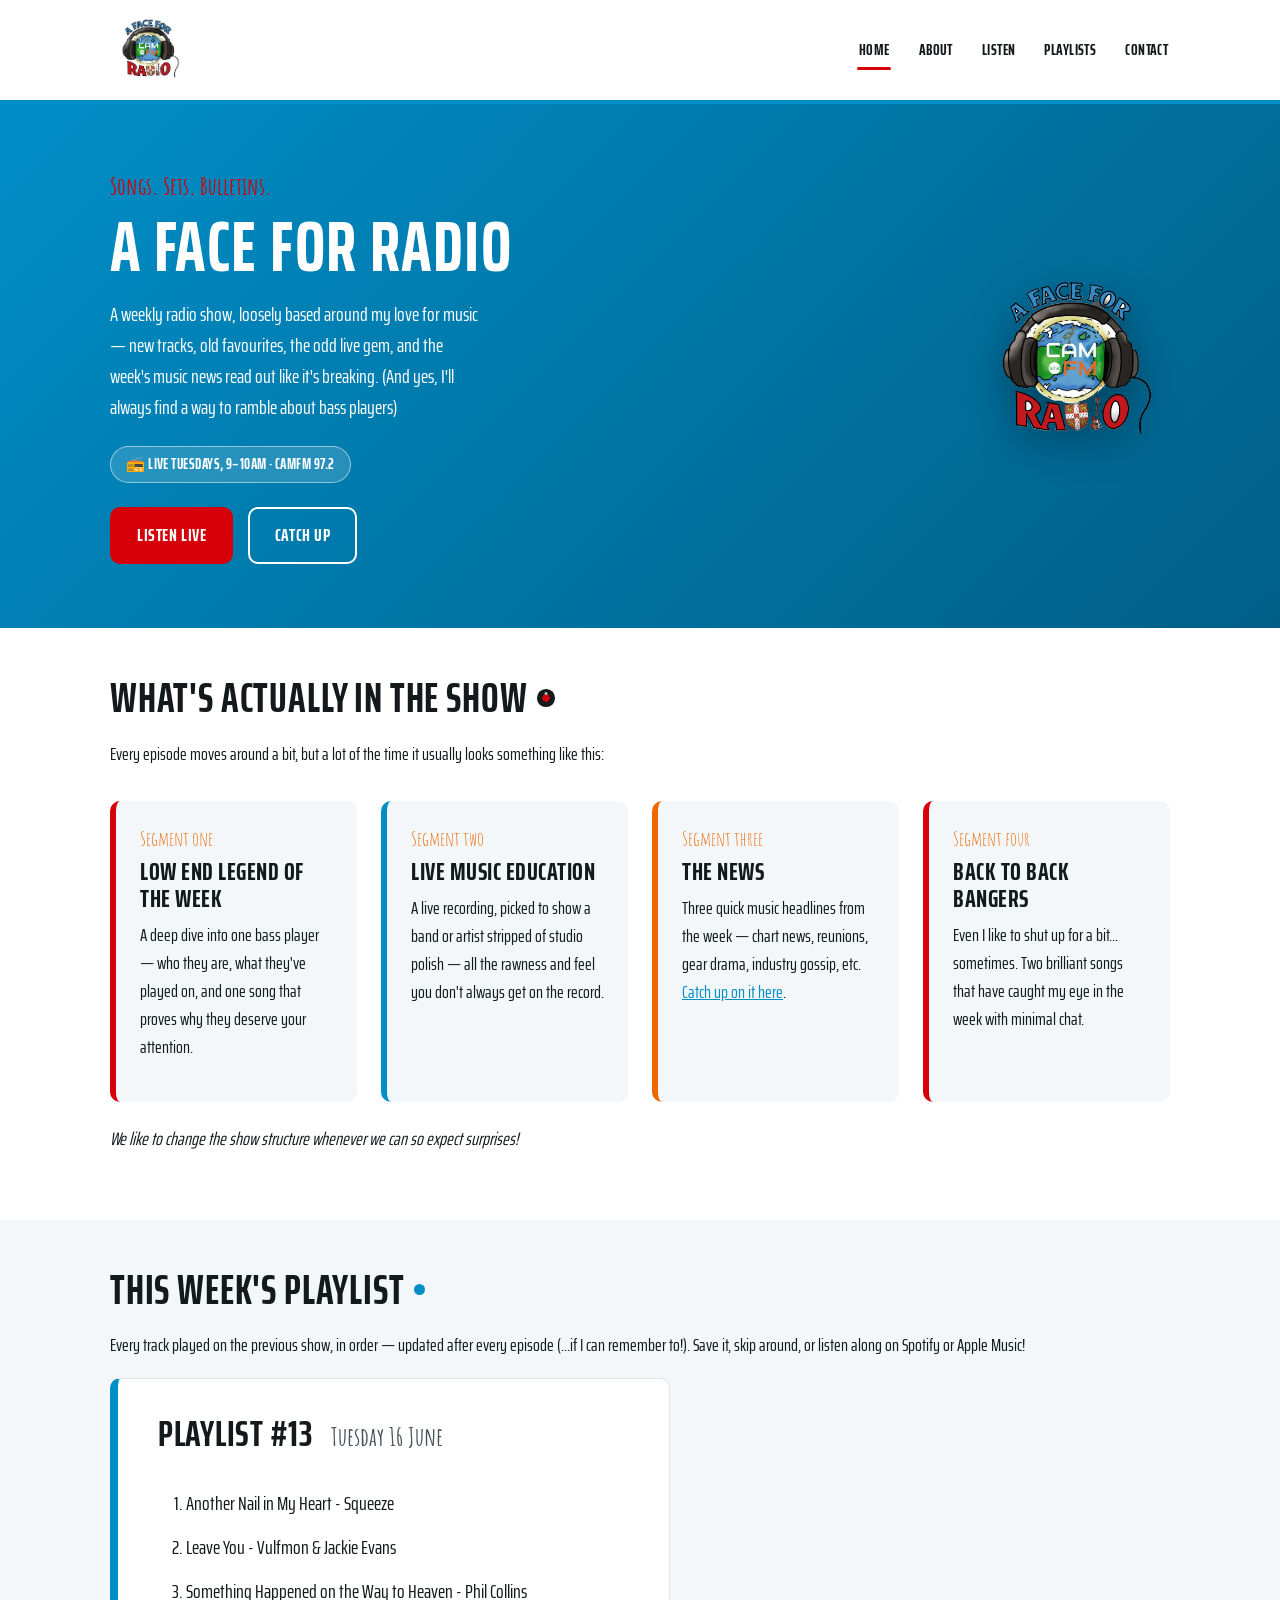
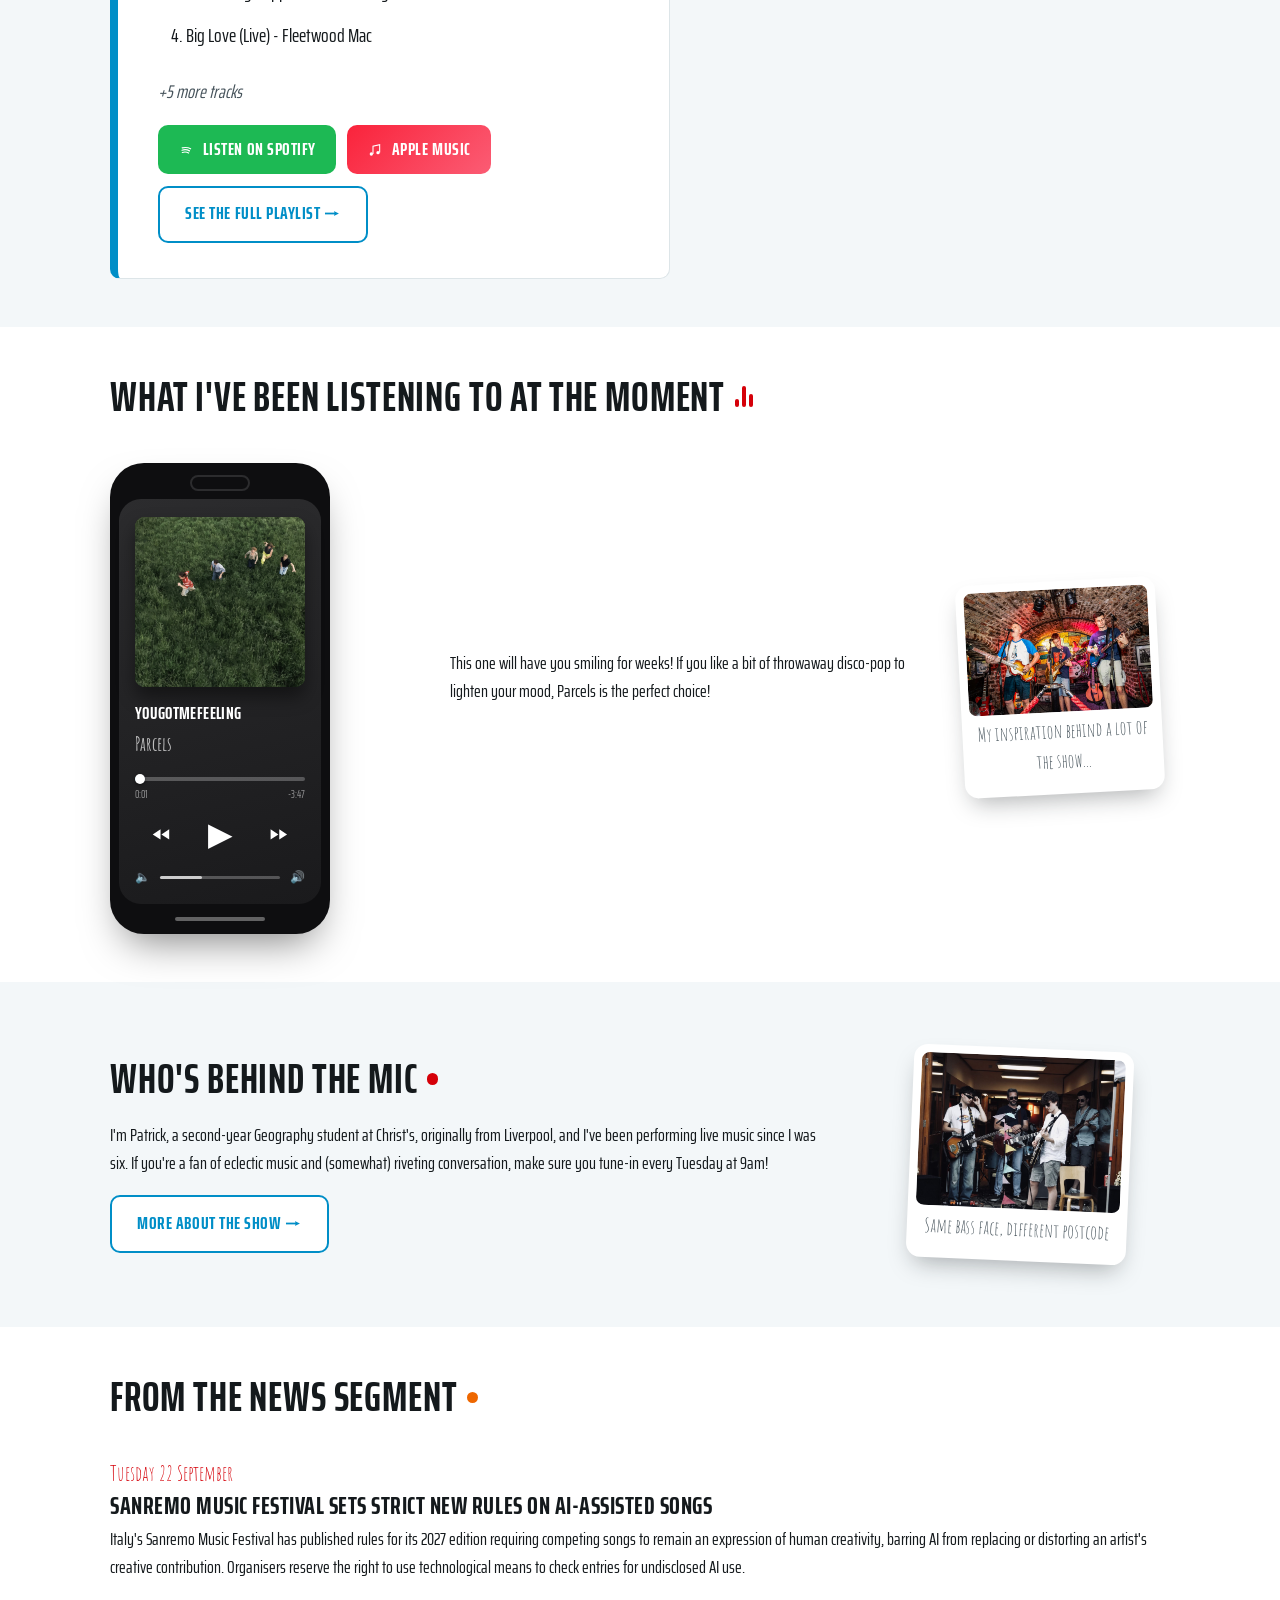
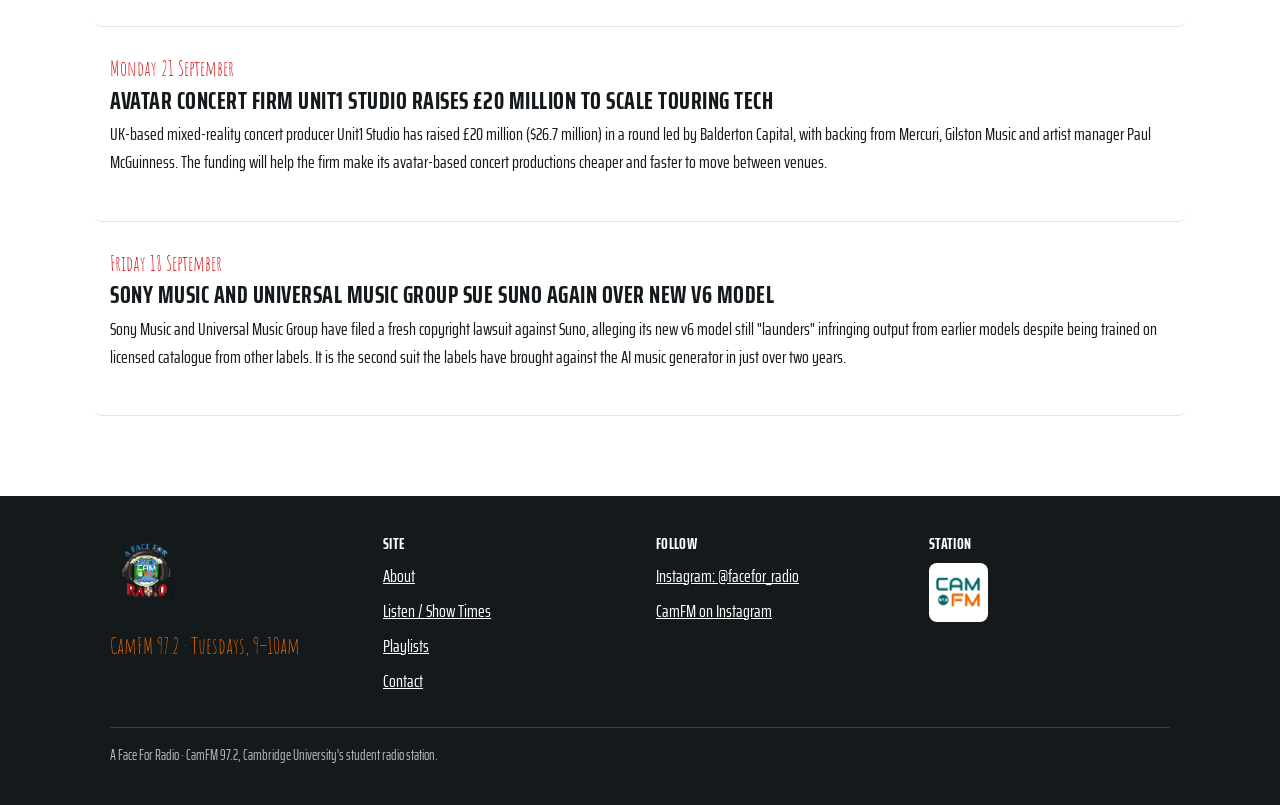
<file: index.html>
<!DOCTYPE html>
<html lang="en-GB">
<head>
<meta charset="UTF-8">
<meta name="viewport" content="width=device-width, initial-scale=1.0">
<title>A Face For Radio — CamFM 97.2, Tuesdays 9–10am</title>
<meta name="description" content="A Face For Radio: a weekly music show on CamFM 97.2, hosted by Patrick, live every Tuesday 9–10am. New music, live sets, music news and back-to-back bangers.">
<link rel="preconnect" href="https://fonts.googleapis.com">
<link rel="preconnect" href="https://fonts.gstatic.com" crossorigin>
<link href="https://fonts.googleapis.com/css2?family=Amatic+SC:wght@400;700&family=Saira+Extra+Condensed:wght@400;500;600;700;800&display=swap" rel="stylesheet">
<link rel="stylesheet" href="assets/css/style.css">
<link rel="icon" type="image/png" sizes="64x64" href="assets/img/favicon-32.png">
<link rel="icon" type="image/png" sizes="16x16" href="assets/img/favicon-16.png">
<link rel="apple-touch-icon" href="assets/img/apple-touch-icon.png">
</head>
<body id="top">
<a class="skip-link" href="#main">Skip to content</a>

<header class="site-header">
  <div class="container">
    <a class="brand" href="index.html">
      <img src="assets/img/logo-f4r-transparent.png" alt="A Face For Radio">
    </a>
    <button class="nav-toggle" aria-expanded="false" aria-controls="main-nav">
      <span class="visually-hidden">Menu</span>
      <span class="hamburger" aria-hidden="true"><span></span><span></span><span></span></span>
    </button>
    <nav class="main-nav" id="main-nav" aria-label="Main">
      <ul>
        <li><a href="index.html" aria-current="page">Home</a></li>
        <li><a href="about.html">About</a></li>
        <li><a href="listen.html">Listen</a></li>
        <li><a href="playlists.html">Playlists</a></li>
        <li><a href="contact.html">Contact</a></li>
      </ul>
    </nav>
  </div>
</header>

<main id="main">

  <section class="hero">
    <div class="container hero-inner">
      <div class="hero-text">
        <span class="hero-tag">Songs. Sets. Bulletins.</span>
        <h1>A Face For Radio</h1>
        <p class="lede">A weekly radio show, loosely based around my love for music — new tracks, old favourites, the odd live gem, and the week's music news read out like it's breaking. (And yes, I'll always find a way to ramble about bass players)</p>
        <span class="slot-pill">📻 Live Tuesdays, 9–10am · CamFM 97.2</span>
        <div class="btn-row">
          <a class="btn btn-primary" href="https://www.camfm.co.uk/" target="_blank" rel="noopener">Listen Live</a>
          <a class="btn btn-outline" href="https://www.camfm.co.uk/shows/a-face-for-radio/" target="_blank" rel="noopener">Catch Up</a>
        </div>
      </div>
      <div class="hero-logo">
        <img src="assets/img/logo-f4r-transparent.png" alt="A Face For Radio logo">
      </div>
    </div>
  </section>

  <section>
    <div class="container reveal">
      <h2 class="heading-icon">What's actually in the show <span class="icon-vinyl" aria-hidden="true"></span></h2>
      <p>Every episode moves around a bit, but a lot of the time it usually looks something like this:</p>
      <div class="segments-grid">
        <div class="segment-card">
          <span class="segment-tag">Segment one</span>
          <h3>Low End Legend of the Week</h3>
          <p>A deep dive into one bass player — who they are, what they've played on, and one song that proves why they deserve your attention.</p>
        </div>
        <div class="segment-card">
          <span class="segment-tag">Segment two</span>
          <h3>Live Music Education</h3>
          <p>A live recording, picked to show a band or artist stripped of studio polish — all the rawness and feel you don't always get on the record.</p>
        </div>
        <div class="segment-card">
          <span class="segment-tag">Segment three</span>
          <h3>The News</h3>
          <p>Three quick music headlines from the week — chart news, reunions, gear drama, industry gossip, etc. <a href="#news">Catch up on it here</a>.</p>
        </div>
        <div class="segment-card">
          <span class="segment-tag">Segment four</span>
          <h3>Back to Back Bangers</h3>
          <p>Even I like to shut up for a bit... sometimes. Two brilliant songs that have caught my eye in the week with minimal chat.</p>
        </div>
      </div>
      <p style="margin-top:1.5rem;"><em>We like to change the show structure whenever we can so expect surprises!</em></p>
    </div>
  </section>

  <section class="section-alt">
    <div class="container reveal">
      <h2 class="heading-icon">This week's playlist <span class="icon-ping-blue" aria-hidden="true"></span></h2>
      <p>Every track played on the previous show, in order — updated after every episode (...if I can remember to!). Save it, skip around, or listen along on Spotify or Apple Music!</p>
      <div data-playlist-list data-playlist-limit="1" data-playlist-mode="teaser"></div>
    </div>
  </section>

  <section>
    <div class="container reveal">
      <h2 class="heading-icon">
        What I've been listening to at the moment
        <span class="now-playing-eq" aria-hidden="true"><span></span><span></span><span></span></span>
      </h2>
      <div class="split-with-photo now-playing-row">
        <div class="split-text">
          <div class="phone-mockup" data-now-playing>
            <div class="phone-frame">
              <div class="phone-notch"></div>
              <div class="phone-screen">
                <div class="np-art"><img data-np-cover alt="Album cover"></div>
                <div class="np-song" data-np-song></div>
                <div class="np-artist" data-np-artist></div>
                <div class="np-progress">
                  <div class="np-progress-fill"></div>
                  <div class="np-progress-thumb"></div>
                </div>
                <div class="np-times"><span>0:01</span><span>-3:47</span></div>
                <div class="np-controls">
                  <svg class="np-skip-icon" aria-hidden="true" viewBox="0 0 24 24"><path d="M21 6v12l-9-6zM11 6v12L2 12z"/></svg>
                  <span class="np-play" aria-hidden="true">▶</span>
                  <svg class="np-skip-icon" aria-hidden="true" viewBox="0 0 24 24"><path d="M3 6v12l9-6zM13 6v12l9-6z"/></svg>
                </div>
                <div class="np-volume">
                  <span aria-hidden="true">🔈</span>
                  <div class="np-volume-track"><div class="np-volume-fill"></div></div>
                  <span aria-hidden="true">🔊</span>
                </div>
              </div>
              <div class="phone-home-indicator"></div>
            </div>
          </div>
        </div>
        <div class="split-mid-text">
          <p>This one will have you smiling for weeks! If you like a bit of throwaway disco-pop to lighten your mood, Parcels is the perfect choice!</p>
        </div>
        <div class="split-photo split-photo-sm">
          <figure class="photo-frame tilt-left">
            <img src="assets/img/photos/live-cavern-club.jpg" alt="Patrick playing bass on stage with his band at a Liverpool venue">
            <figcaption>My inspiration behind a lot of the show...</figcaption>
          </figure>
        </div>
      </div>
    </div>
  </section>

  <section class="section-alt">
    <div class="container reveal">
      <div class="split-with-photo">
        <div class="split-text">
          <h2 class="heading-icon">Who's behind the mic <span class="icon-ping-red" aria-hidden="true"></span></h2>
          <p>I'm Patrick, a second-year Geography student at Christ's, originally from Liverpool, and I've been performing live music since I was six. If you're a fan of eclectic music and (somewhat) riveting conversation, make sure you tune-in every Tuesday at 9am! </p>
          <a class="btn btn-secondary" href="about.html">More about the show →</a>
        </div>
        <div class="split-photo">
          <figure class="photo-frame tilt-right">
            <img src="assets/img/photos/live-outdoor-gig.jpg" alt="Patrick performing live outdoors with his band">
            <figcaption>Same bass face, different postcode</figcaption>
          </figure>
        </div>
      </div>
    </div>
  </section>

  <section id="news">
    <div class="container reveal">
      <h2 class="heading-icon">From the News segment <span class="icon-ping-orange" aria-hidden="true"></span></h2>
      <div data-news-list data-news-limit="3"></div>
    </div>
  </section>

</main>

<footer class="site-footer">
  <div class="container">
    <div class="footer-grid">
      <div>
        <a class="footer-brand-logo" href="index.html">
          <img src="assets/img/logo-f4r-transparent.png" alt="A Face For Radio">
        </a>
        <p class="footer-tagline">CamFM 97.2 · Tuesdays, 9–10am</p>
      </div>
      <div>
        <h4>Site</h4>
        <ul>
          <li><a href="about.html">About</a></li>
          <li><a href="listen.html">Listen / Show Times</a></li>
          <li><a href="playlists.html">Playlists</a></li>
          <li><a href="contact.html">Contact</a></li>
        </ul>
      </div>
      <div>
        <h4>Follow</h4>
        <ul>
          <li><a href="https://instagram.com/facefor_radio" target="_blank" rel="noopener">Instagram: @facefor_radio</a></li>
          <li><a href="https://instagram.com/camfm972" target="_blank" rel="noopener">CamFM on Instagram</a></li>
        </ul>
      </div>
      <div>
        <h4>Station</h4>
        <a class="footer-logo" href="https://www.camfm.co.uk/" target="_blank" rel="noopener">
          <img src="assets/img/logo-camfm.png" alt="CamFM 97.2">
        </a>
      </div>
    </div>
    <div class="footer-bottom">
      <p>A Face For Radio · CamFM 97.2, Cambridge University's student radio station.</p>
    </div>
  </div>
</footer>

<a class="back-to-top" href="#top" aria-label="Back to top">↑</a>

<script src="assets/js/main.js"></script>
<script src="assets/js/news.js"></script>
<script src="assets/js/nowplaying.js"></script>
<script src="assets/js/playlists.js"></script>
</body>
</html>
</file>
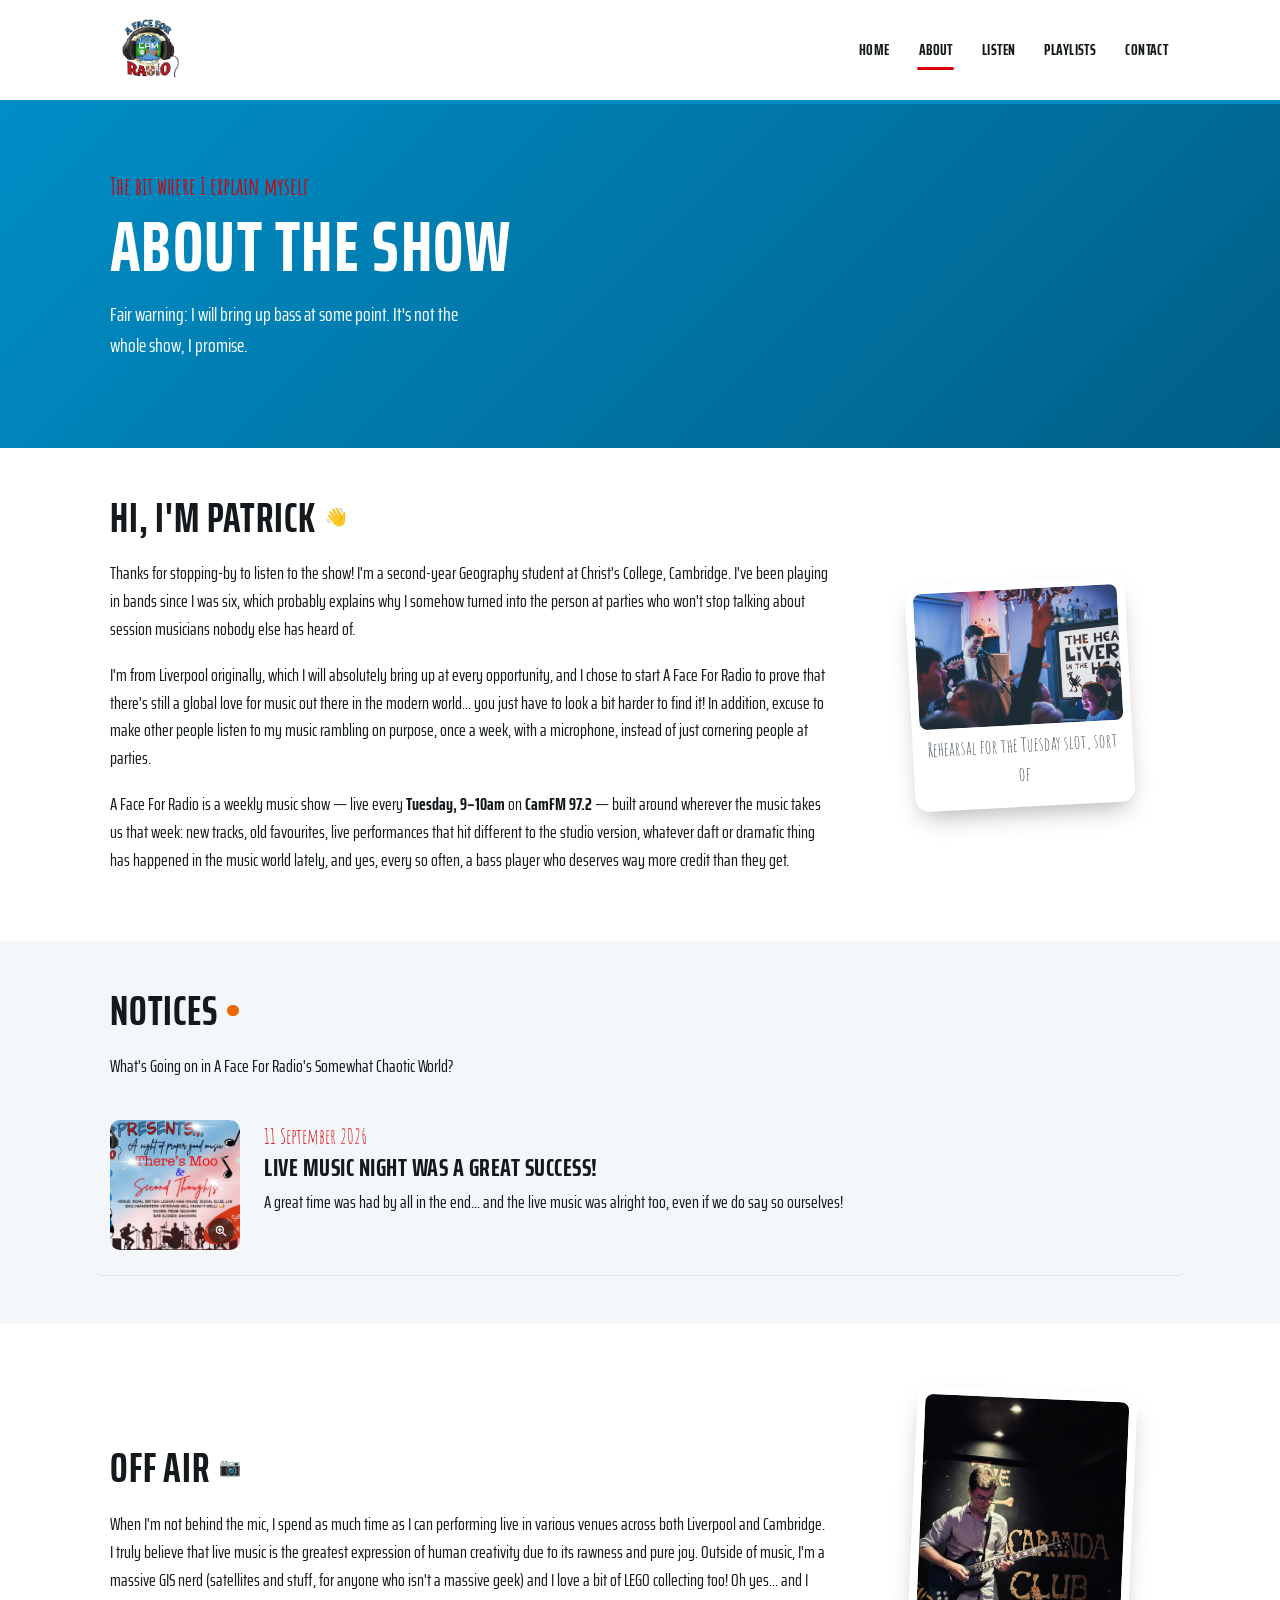
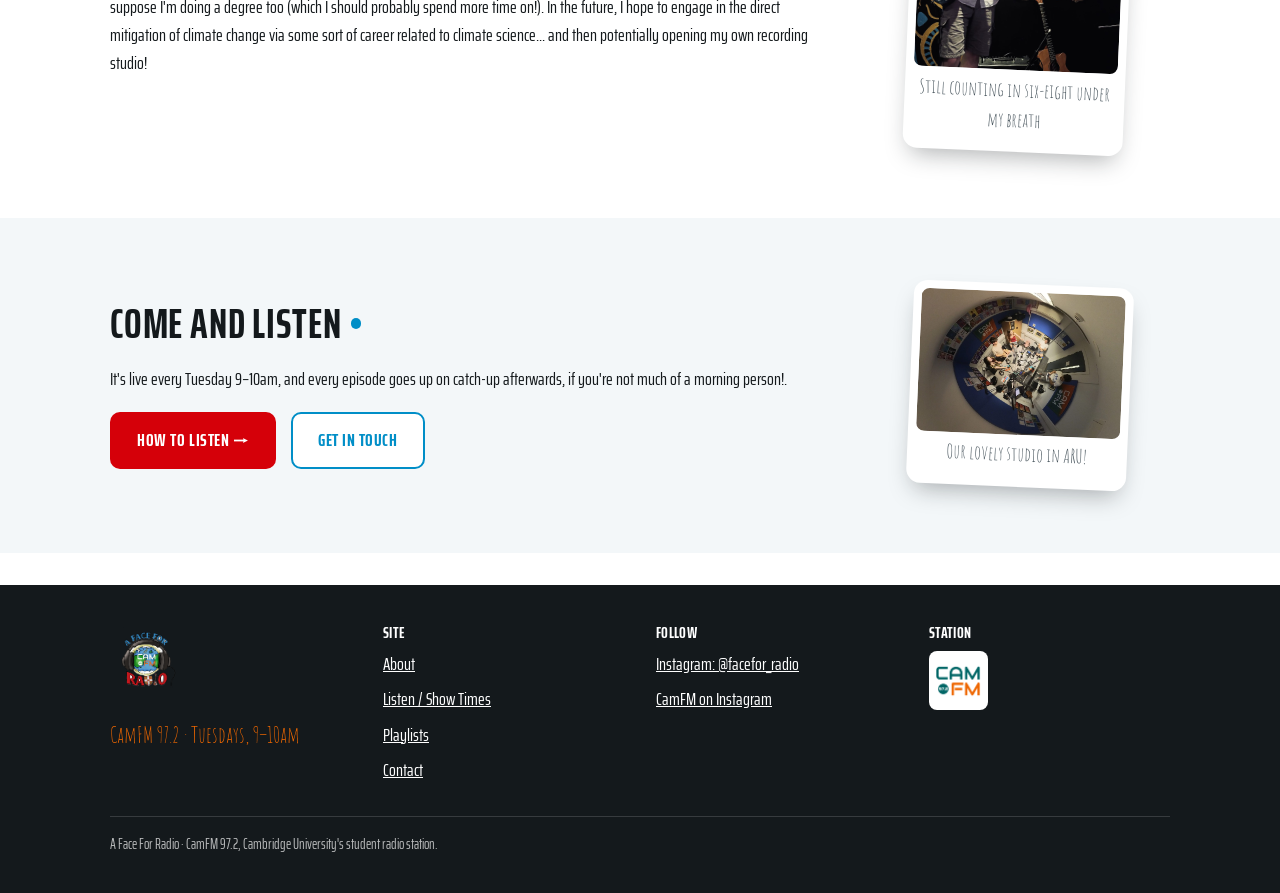
<file: about.html>
<!DOCTYPE html>
<html lang="en-GB">
<head>
<meta charset="UTF-8">
<meta name="viewport" content="width=device-width, initial-scale=1.0">
<title>About — A Face For Radio</title>
<meta name="description" content="Meet Patrick, host of A Face For Radio on CamFM 97.2 — a weekly music show covering anything & everything!">
<link rel="preconnect" href="https://fonts.googleapis.com">
<link rel="preconnect" href="https://fonts.gstatic.com" crossorigin>
<link href="https://fonts.googleapis.com/css2?family=Amatic+SC:wght@400;700&family=Saira+Extra+Condensed:wght@400;500;600;700;800&display=swap" rel="stylesheet">
<link rel="stylesheet" href="assets/css/style.css">
<link rel="icon" type="image/png" sizes="32x32" href="assets/img/favicon-32.png">
<link rel="icon" type="image/png" sizes="16x16" href="assets/img/favicon-16.png">
<link rel="apple-touch-icon" href="assets/img/apple-touch-icon.png">
</head>
<body id="top">
<a class="skip-link" href="#main">Skip to content</a>

<header class="site-header">
  <div class="container">
    <a class="brand" href="index.html">
      <img src="assets/img/logo-f4r-transparent.png" alt="A Face For Radio">
    </a>
    <button class="nav-toggle" aria-expanded="false" aria-controls="main-nav">
      <span class="visually-hidden">Menu</span>
      <span class="hamburger" aria-hidden="true"><span></span><span></span><span></span></span>
    </button>
    <nav class="main-nav" id="main-nav" aria-label="Main">
      <ul>
        <li><a href="index.html">Home</a></li>
        <li><a href="about.html" aria-current="page">About</a></li>
        <li><a href="listen.html">Listen</a></li>
        <li><a href="playlists.html">Playlists</a></li>
        <li><a href="contact.html">Contact</a></li>
      </ul>
    </nav>
  </div>
</header>

<main id="main">

  <section class="hero">
    <div class="container">
      <span class="hero-tag">The bit where I explain myself</span>
      <h1>About the show</h1>
      <p class="lede">Fair warning: I will bring up bass at some point. It's not the whole show, I promise.</p>
    </div>
  </section>

  <section>
    <div class="container reveal">
      <div class="split-with-photo">
        <div class="split-text">
          <h2 class="heading-icon">Hi, I'm Patrick <span class="icon-wave" aria-hidden="true">👋</span></h2>
          <p>Thanks for stopping-by to listen to the show! I'm a second-year Geography student at Christ's College, Cambridge. I've been playing in bands since I was six, which probably explains why I somehow turned into the person at parties who won't stop talking about session musicians nobody else has heard of.</p>
          <p>I'm from Liverpool originally, which I will absolutely bring up at every opportunity, and I chose to start A Face For Radio to prove that there's still a global love for music out there in the modern world... you just have to look a bit harder to find it! In addition, excuse to make other people listen to my music rambling on purpose, once a week, with a microphone, instead of just cornering people at parties.</p>
          <p>A Face For Radio is a weekly music show — live every <strong>Tuesday, 9–10am</strong> on <strong>CamFM 97.2</strong> — built around wherever the music takes us that week: new tracks, old favourites, live performances that hit different to the studio version, whatever daft or dramatic thing has happened in the music world lately, and yes, every so often, a bass player who deserves way more credit than they get.</p>
        </div>
        <div class="split-photo">
          <figure class="photo-frame tilt-left">
            <img src="assets/img/photos/live-bar-gig.jpg" alt="Patrick singing and playing bass on stage in a bar">
            <figcaption>Rehearsal for the Tuesday slot, sort of</figcaption>
          </figure>
        </div>
      </div>
    </div>
  </section>

  <section class="section-alt">
    <div class="container reveal">
      <h2 class="heading-icon">Notices <span class="icon-ping-orange" aria-hidden="true"></span></h2>
      <p>What's Going on in A Face For Radio's Somewhat Chaotic World?</p>
      <div data-notices-list></div>
    </div>
  </section>

  <section>
    <div class="container reveal">
      <div class="split-with-photo">
        <div class="split-text">
          <h2 class="heading-icon">Off air <span class="icon-camera" aria-hidden="true">📷</span></h2>
          <p>When I'm not behind the mic, I spend as much time as I can performing live in various venues across both Liverpool and Cambridge. I truly believe that live music is the greatest expression of human creativity due to its rawness and pure joy. Outside of music, I'm a massive GIS nerd (satellites and stuff, for anyone who isn't a massive geek) and I love a bit of LEGO collecting too! Oh yes... and I suppose I'm doing a degree too (which I should probably spend more time on!). In the future, I hope to engage in the direct mitigation of climate change via some sort of career related to climate science... and then potentially opening my own recording studio!</p>
        </div>
        <div class="split-photo">
          <figure class="photo-frame tilt-right">
            <img src="assets/img/photos/live-solo-guitar.jpg" alt="Patrick playing guitar on stage">
            <figcaption>Still counting in six-eight under my breath</figcaption>
          </figure>
        </div>
      </div>
    </div>
  </section>

  <section class="section-alt">
    <div class="container reveal">
      <div class="split-with-photo">
        <div class="split-text">
          <h2 class="heading-icon">Come and listen <span class="icon-signal" aria-hidden="true"></span></h2>
          <p>It's live every Tuesday 9–10am, and every episode goes up on catch-up afterwards, if you're not much of a morning person!.</p>
          <div class="btn-row">
            <a class="btn btn-primary" href="listen.html">How to listen →</a>
            <a class="btn btn-secondary" href="contact.html">Get in touch</a>
          </div>
        </div>
        <div class="split-photo">
          <figure class="photo-frame tilt-right">
            <img src="assets/img/photos/live-camfm-fisheye.jpg" alt="Fisheye view of the CamFM studio during a show">
            <figcaption>Our lovely studio in ARU!</figcaption>
          </figure>
        </div>
      </div>
    </div>
  </section>

</main>

<footer class="site-footer">
  <div class="container">
    <div class="footer-grid">
      <div>
        <a class="footer-brand-logo" href="index.html">
          <img src="assets/img/logo-f4r-transparent.png" alt="A Face For Radio">
        </a>
        <p class="footer-tagline">CamFM 97.2 · Tuesdays, 9–10am</p>
      </div>
      <div>
        <h4>Site</h4>
        <ul>
          <li><a href="about.html">About</a></li>
          <li><a href="listen.html">Listen / Show Times</a></li>
          <li><a href="playlists.html">Playlists</a></li>
          <li><a href="contact.html">Contact</a></li>
        </ul>
      </div>
      <div>
        <h4>Follow</h4>
        <ul>
          <li><a href="https://instagram.com/facefor_radio" target="_blank" rel="noopener">Instagram: @facefor_radio</a></li>
          <li><a href="https://instagram.com/camfm972" target="_blank" rel="noopener">CamFM on Instagram</a></li>
        </ul>
      </div>
      <div>
        <h4>Station</h4>
        <a class="footer-logo" href="https://www.camfm.co.uk/" target="_blank" rel="noopener">
          <img src="assets/img/logo-camfm.png" alt="CamFM 97.2">
        </a>
      </div>
    </div>
    <div class="footer-bottom">
      <p>A Face For Radio · CamFM 97.2, Cambridge University's student radio station.</p>
    </div>
  </div>
</footer>

<a class="back-to-top" href="#top" aria-label="Back to top">↑</a>

<script src="assets/js/main.js"></script>
<script src="assets/js/notices.js"></script>
</body>
</html>
</file>
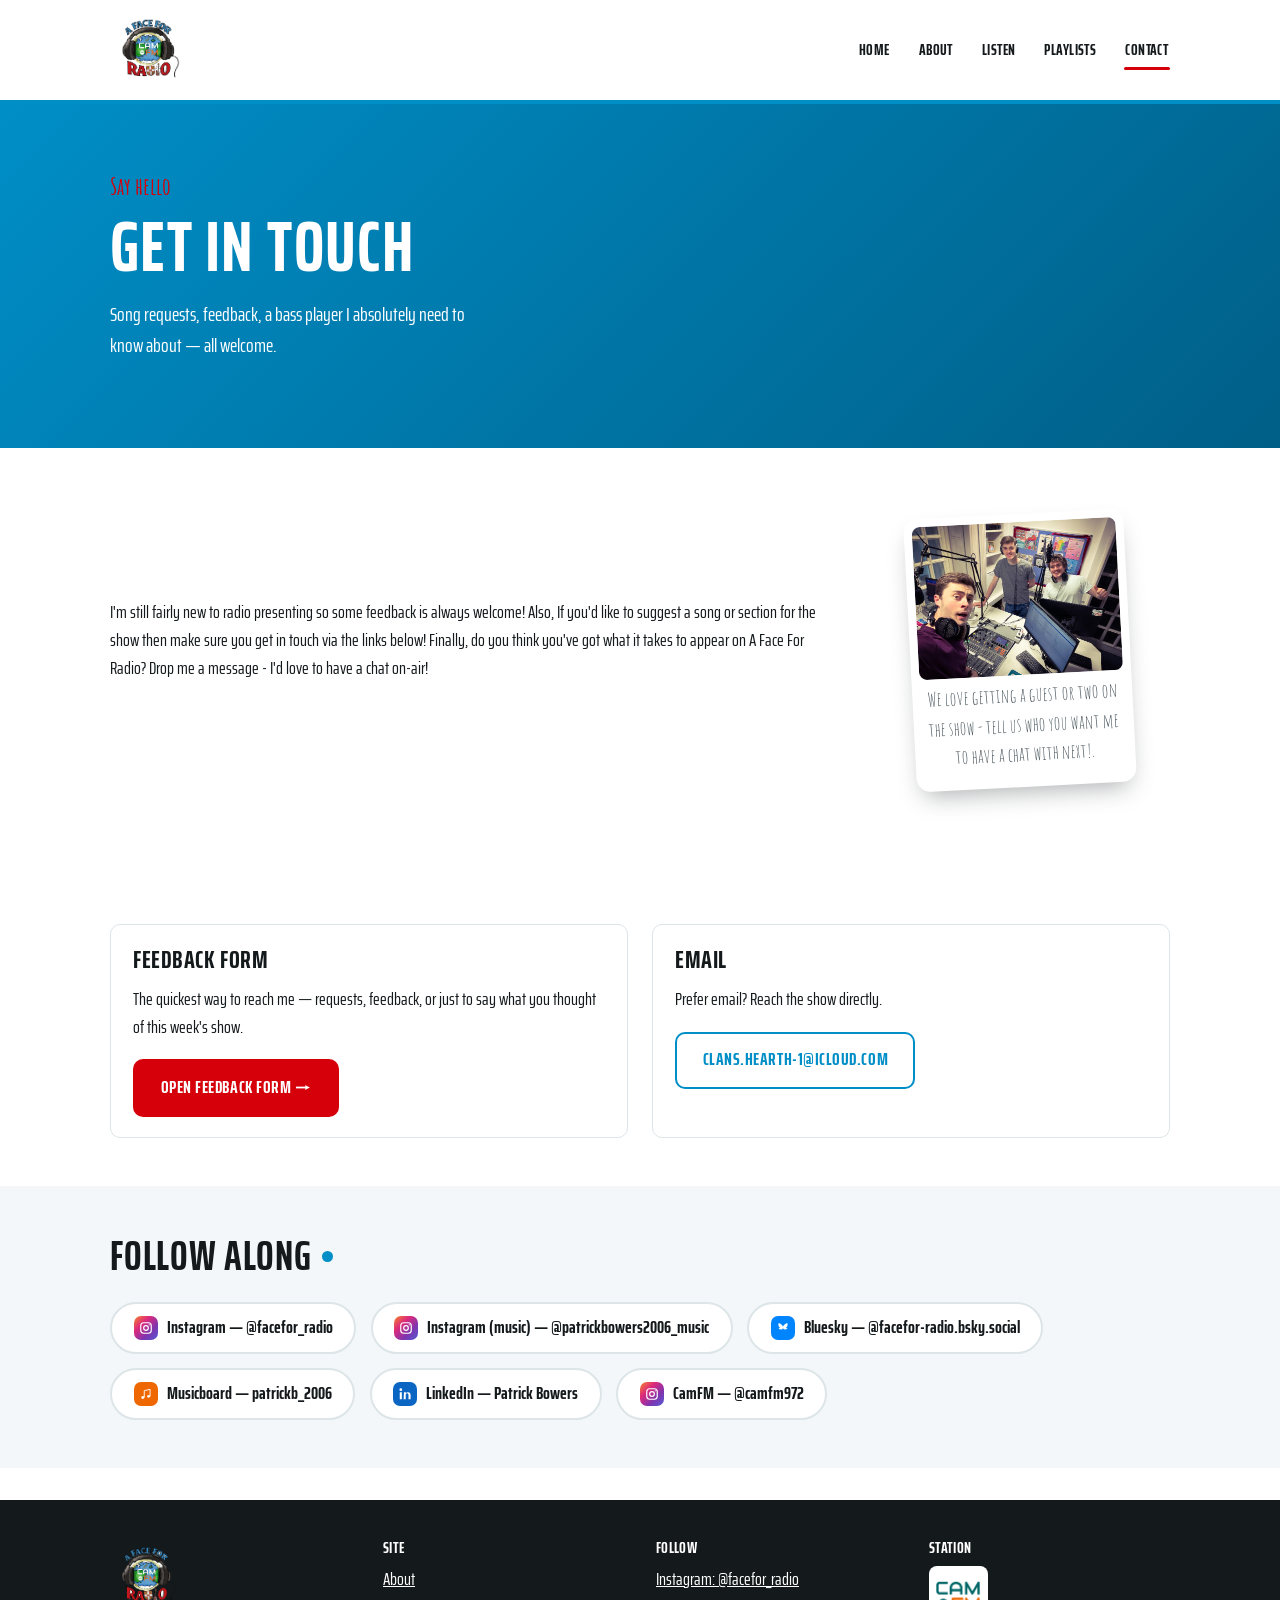
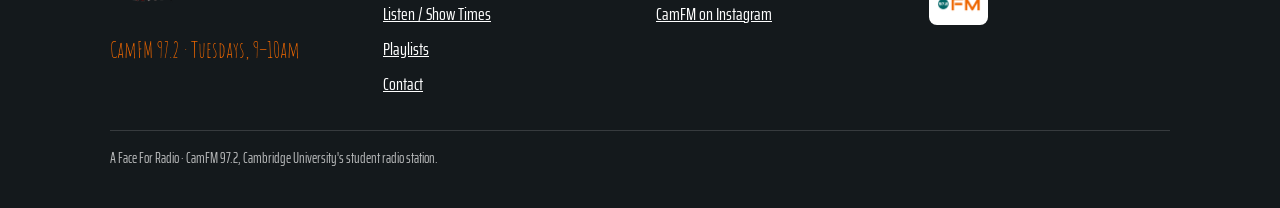
<file: contact.html>
<!DOCTYPE html>
<html lang="en-GB">
<head>
<meta charset="UTF-8">
<meta name="viewport" content="width=device-width, initial-scale=1.0">
<title>Contact — A Face For Radio</title>
<meta name="description" content="Get in touch with A Face For Radio on CamFM 97.2 — feedback, requests, and socials.">
<link rel="preconnect" href="https://fonts.googleapis.com">
<link rel="preconnect" href="https://fonts.gstatic.com" crossorigin>
<link href="https://fonts.googleapis.com/css2?family=Amatic+SC:wght@400;700&family=Saira+Extra+Condensed:wght@400;500;600;700;800&display=swap" rel="stylesheet">
<link rel="stylesheet" href="assets/css/style.css">
<link rel="icon" type="image/png" sizes="32x32" href="assets/img/favicon-32.png">
<link rel="icon" type="image/png" sizes="16x16" href="assets/img/favicon-16.png">
<link rel="apple-touch-icon" href="assets/img/apple-touch-icon.png">
</head>
<body id="top">
<a class="skip-link" href="#main">Skip to content</a>

<header class="site-header">
  <div class="container">
    <a class="brand" href="index.html">
      <img src="assets/img/logo-f4r-transparent.png" alt="A Face For Radio">
    </a>
    <button class="nav-toggle" aria-expanded="false" aria-controls="main-nav">
      <span class="visually-hidden">Menu</span>
      <span class="hamburger" aria-hidden="true"><span></span><span></span><span></span></span>
    </button>
    <nav class="main-nav" id="main-nav" aria-label="Main">
      <ul>
        <li><a href="index.html">Home</a></li>
        <li><a href="about.html">About</a></li>
        <li><a href="listen.html">Listen</a></li>
        <li><a href="playlists.html">Playlists</a></li>
        <li><a href="contact.html" aria-current="page">Contact</a></li>
      </ul>
    </nav>
  </div>
</header>

<main id="main">

  <section class="hero">
    <div class="container">
      <span class="hero-tag">Say hello</span>
      <h1>Get in touch</h1>
      <p class="lede">Song requests, feedback, a bass player I absolutely need to know about — all welcome.</p>
    </div>
  </section>

  <section>
    <div class="container reveal">
      <div class="split-with-photo">
        <div class="split-text">
          <p>I'm still fairly new to radio presenting so some feedback is always welcome! Also, If you'd like to suggest a song or section for the show then make sure you get in touch via the links below! Finally, do you think you've got what it takes to appear on A Face For Radio? Drop me a message - I'd love to have a chat on-air!</p>
        </div>
        <div class="split-photo">
          <figure class="photo-frame tilt-left">
            <img src="assets/img/photos/live-camfm-selfie.jpg" alt="Patrick and two other CamFM presenters in the studio">
            <figcaption>We love getting a guest or two on the show - tell us who you want me to have a chat with next!.</figcaption>
          </figure>
        </div>
      </div>
    </div>
  </section>

  <section>
    <div class="container reveal">
      <div class="card-row">
        <div class="teaser-card">
          <h3>Feedback form</h3>
          <p>The quickest way to reach me — requests, feedback, or just to say what you thought of this week's show.</p>
          <a class="btn btn-primary" href="https://forms.cloud.microsoft/Pages/ResponsePage.aspx?id=RQSlSfq9eUut41R7TzmG6b4JTONVXJdDl7JCa2L1jPZUM01QWE42TFFaUkhNVFRUV0ROWU1ERkJHWS4u" target="_blank" rel="noopener">Open feedback form →</a>
        </div>
        <div class="teaser-card">
          <h3>Email</h3>
          <p>Prefer email? Reach the show directly.</p>
          <a class="btn btn-secondary" href="mailto:clans.hearth-1@icloud.com">clans.hearth-1@icloud.com</a>
        </div>
      </div>
    </div>
  </section>

  <section class="section-alt">
    <div class="container reveal">
      <h2 class="heading-icon">Follow along <span class="icon-ping-blue" aria-hidden="true"></span></h2>
      <div class="socials-row">
        <a class="social-link" href="https://instagram.com/facefor_radio" target="_blank" rel="noopener">
          <span class="social-icon social-icon-instagram" aria-hidden="true"><svg viewBox="0 0 24 24" fill="none" stroke="white" stroke-width="2"><rect x="3" y="3" width="18" height="18" rx="5"/><circle cx="12" cy="12" r="4"/><circle cx="17.5" cy="6.5" r="1.1" fill="white" stroke="none"/></svg></span>
          Instagram — @facefor_radio
        </a>
        <a class="social-link" href="https://instagram.com/patrickbowers2006_music" target="_blank" rel="noopener">
          <span class="social-icon social-icon-instagram" aria-hidden="true"><svg viewBox="0 0 24 24" fill="none" stroke="white" stroke-width="2"><rect x="3" y="3" width="18" height="18" rx="5"/><circle cx="12" cy="12" r="4"/><circle cx="17.5" cy="6.5" r="1.1" fill="white" stroke="none"/></svg></span>
          Instagram (music) — @patrickbowers2006_music
        </a>
        <a class="social-link" href="https://bsky.app/profile/facefor-radio.bsky.social" target="_blank" rel="noopener">
          <span class="social-icon social-icon-bluesky" aria-hidden="true"><svg viewBox="0 0 24 24" fill="white"><path d="M12 9.6c-1.4-2.8-4.7-5.6-7.5-6-1 3.1-.2 6.6 2.7 8.3-1.7.1-2.9.6-2.9.6s1.9 2.5 4.7 2.1c1-.1 2.1-.8 3-2.2.9 1.4 2 2.1 3 2.2 2.8.4 4.7-2.1 4.7-2.1s-1.2-.5-2.9-.6c2.9-1.7 3.7-5.2 2.7-8.3-2.8.4-6.1 3.2-7.5 6z"/></svg></span>
          Bluesky — @facefor-radio.bsky.social
        </a>
        <a class="social-link" href="https://musicboard.app/patrickb_2006" target="_blank" rel="noopener">
          <span class="social-icon social-icon-musicboard" aria-hidden="true"><svg viewBox="0 0 24 24" fill="white"><circle cx="6.5" cy="18" r="2.5"/><circle cx="16.5" cy="16" r="2.5"/><path d="M9 18V6.3L19 4v11.7" fill="none" stroke="white" stroke-width="1.6"/></svg></span>
          Musicboard — patrickb_2006
        </a>
        <a class="social-link" href="https://www.linkedin.com/in/patrick-bowers-76a83b318/" target="_blank" rel="noopener">
          <span class="social-icon social-icon-linkedin" aria-hidden="true"><svg viewBox="0 0 24 24" fill="white"><rect x="3" y="9" width="3.6" height="12"/><circle cx="4.8" cy="4.6" r="2.3"/><path d="M10.2 9h3.4v1.9h.05c.5-.9 1.7-1.9 3.5-1.9 3.7 0 4.45 2.4 4.45 5.6V21h-3.6v-6.6c0-1.6 0-3.6-2.2-3.6-2.2 0-2.55 1.7-2.55 3.5V21h-3.6z"/></svg></span>
          LinkedIn — Patrick Bowers
        </a>
        <a class="social-link" href="https://instagram.com/camfm972" target="_blank" rel="noopener">
          <span class="social-icon social-icon-instagram" aria-hidden="true"><svg viewBox="0 0 24 24" fill="none" stroke="white" stroke-width="2"><rect x="3" y="3" width="18" height="18" rx="5"/><circle cx="12" cy="12" r="4"/><circle cx="17.5" cy="6.5" r="1.1" fill="white" stroke="none"/></svg></span>
          CamFM — @camfm972
        </a>
      </div>
    </div>
  </section>

</main>

<footer class="site-footer">
  <div class="container">
    <div class="footer-grid">
      <div>
        <a class="footer-brand-logo" href="index.html">
          <img src="assets/img/logo-f4r-transparent.png" alt="A Face For Radio">
        </a>
        <p class="footer-tagline">CamFM 97.2 · Tuesdays, 9–10am</p>
      </div>
      <div>
        <h4>Site</h4>
        <ul>
          <li><a href="about.html">About</a></li>
          <li><a href="listen.html">Listen / Show Times</a></li>
          <li><a href="playlists.html">Playlists</a></li>
          <li><a href="contact.html">Contact</a></li>
        </ul>
      </div>
      <div>
        <h4>Follow</h4>
        <ul>
          <li><a href="https://instagram.com/facefor_radio" target="_blank" rel="noopener">Instagram: @facefor_radio</a></li>
          <li><a href="https://instagram.com/camfm972" target="_blank" rel="noopener">CamFM on Instagram</a></li>
        </ul>
      </div>
      <div>
        <h4>Station</h4>
        <a class="footer-logo" href="https://www.camfm.co.uk/" target="_blank" rel="noopener">
          <img src="assets/img/logo-camfm.png" alt="CamFM 97.2">
        </a>
      </div>
    </div>
    <div class="footer-bottom">
      <p>A Face For Radio · CamFM 97.2, Cambridge University's student radio station.</p>
    </div>
  </div>
</footer>

<a class="back-to-top" href="#top" aria-label="Back to top">↑</a>

<script src="assets/js/main.js"></script>
</body>
</html>
</file>
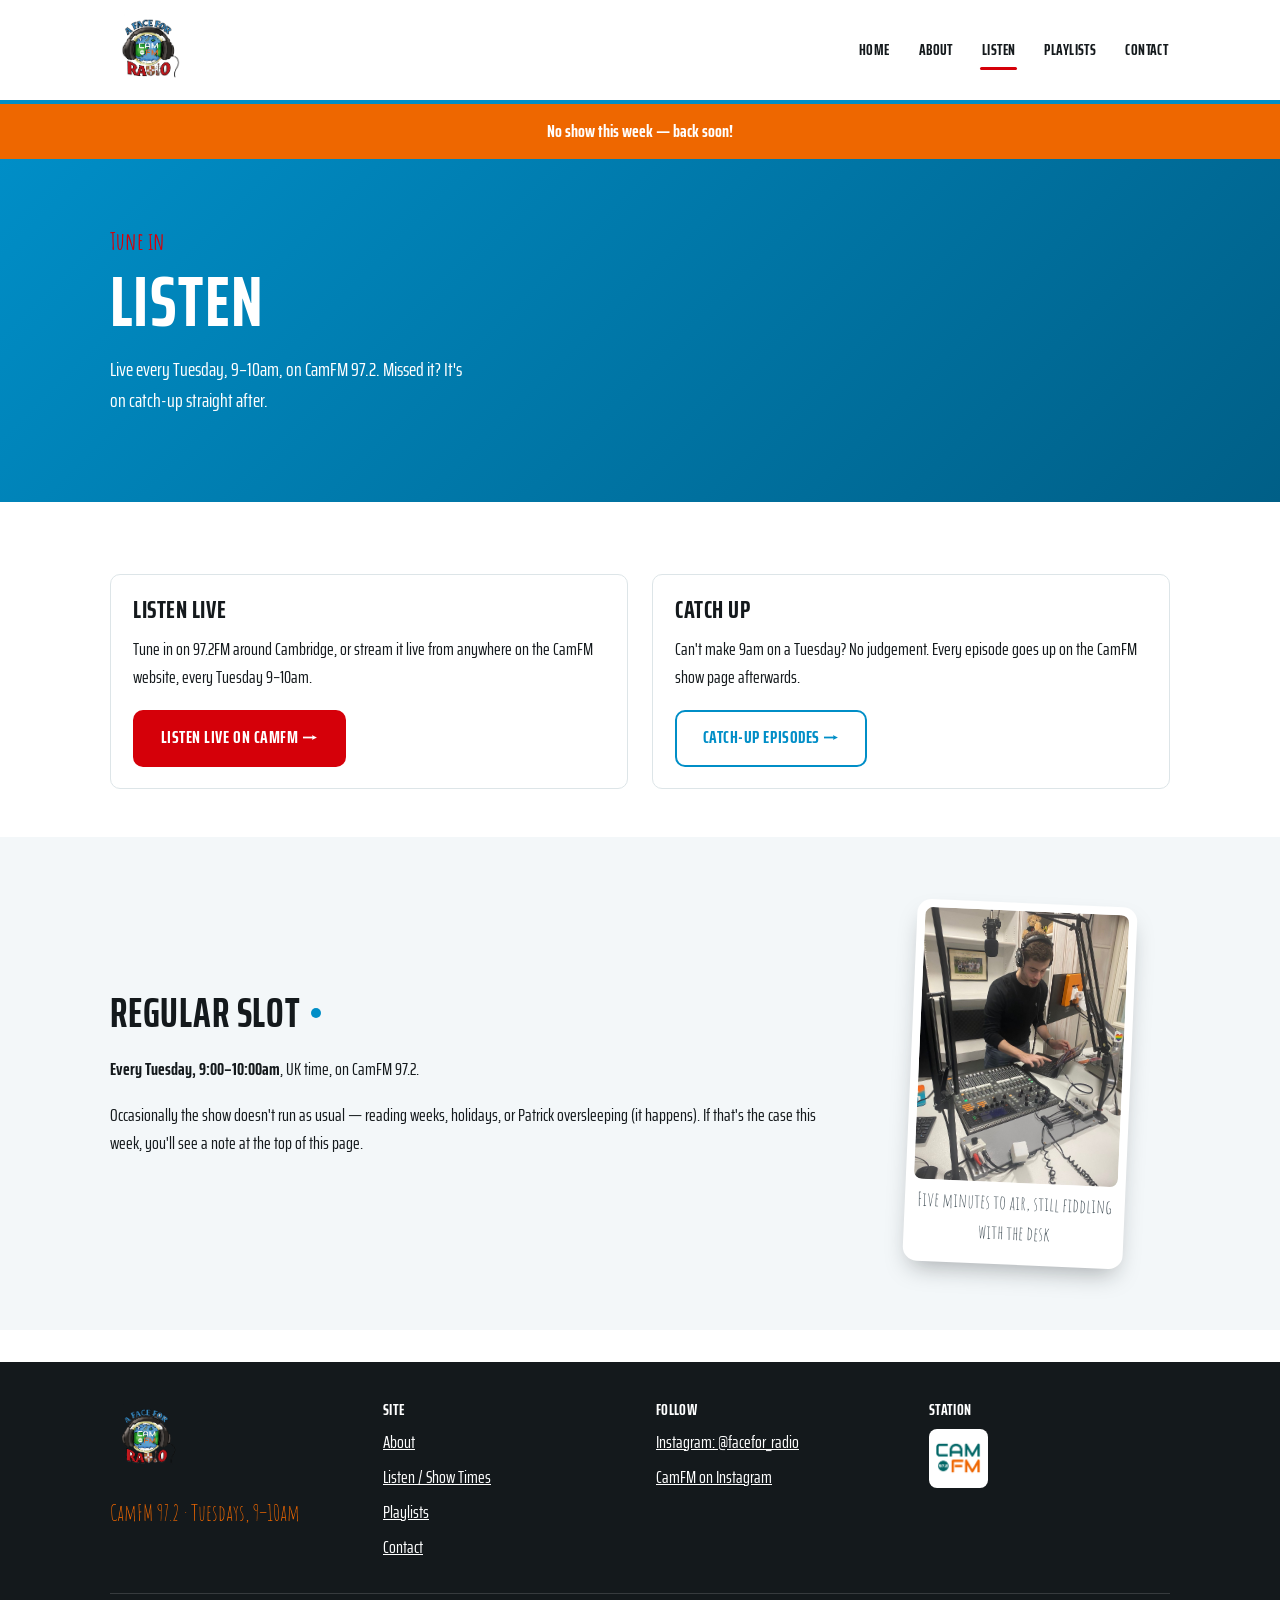
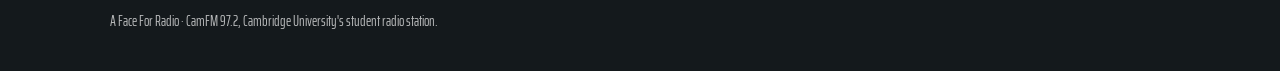
<file: listen.html>
<!DOCTYPE html>
<html lang="en-GB">
<head>
<meta charset="UTF-8">
<meta name="viewport" content="width=device-width, initial-scale=1.0">
<title>Listen — A Face For Radio</title>
<meta name="description" content="How to listen to A Face For Radio live on CamFM 97.2, Tuesdays 9–10am, and how to catch up on past episodes.">
<link rel="preconnect" href="https://fonts.googleapis.com">
<link rel="preconnect" href="https://fonts.gstatic.com" crossorigin>
<link href="https://fonts.googleapis.com/css2?family=Amatic+SC:wght@400;700&family=Saira+Extra+Condensed:wght@400;500;600;700;800&display=swap" rel="stylesheet">
<link rel="stylesheet" href="assets/css/style.css">
<link rel="icon" type="image/png" sizes="32x32" href="assets/img/favicon-32.png">
<link rel="icon" type="image/png" sizes="16x16" href="assets/img/favicon-16.png">
<link rel="apple-touch-icon" href="assets/img/apple-touch-icon.png">
</head>
<body id="top">
<a class="skip-link" href="#main">Skip to content</a>

<header class="site-header">
  <div class="container">
    <a class="brand" href="index.html">
      <img src="assets/img/logo-f4r-transparent.png" alt="A Face For Radio">
    </a>
    <button class="nav-toggle" aria-expanded="false" aria-controls="main-nav">
      <span class="visually-hidden">Menu</span>
      <span class="hamburger" aria-hidden="true"><span></span><span></span><span></span></span>
    </button>
    <nav class="main-nav" id="main-nav" aria-label="Main">
      <ul>
        <li><a href="index.html">Home</a></li>
        <li><a href="about.html">About</a></li>
        <li><a href="listen.html" aria-current="page">Listen</a></li>
        <li><a href="playlists.html">Playlists</a></li>
        <li><a href="contact.html">Contact</a></li>
      </ul>
    </nav>
  </div>
</header>

<div class="notice-banner" data-notice-banner></div>

<main id="main">

  <section class="hero">
    <div class="container">
      <span class="hero-tag">Tune in</span>
      <h1>Listen</h1>
      <p class="lede">Live every Tuesday, 9–10am, on CamFM 97.2. Missed it? It's on catch-up straight after.</p>
    </div>
  </section>

  <section>
    <div class="container reveal">
      <div class="card-row">
        <div class="teaser-card">
          <h3>Listen live</h3>
          <p>Tune in on 97.2FM around Cambridge, or stream it live from anywhere on the CamFM website, every Tuesday 9–10am.</p>
          <a class="btn btn-primary" href="https://www.camfm.co.uk/" target="_blank" rel="noopener">Listen live on CamFM →</a>
        </div>
        <div class="teaser-card">
          <h3>Catch up</h3>
          <p>Can't make 9am on a Tuesday? No judgement. Every episode goes up on the CamFM show page afterwards.</p>
          <a class="btn btn-secondary" href="https://www.camfm.co.uk/shows/a-face-for-radio/" target="_blank" rel="noopener">Catch-up episodes →</a>
        </div>
      </div>
    </div>
  </section>

  <section class="section-alt">
    <div class="container reveal">
      <div class="split-with-photo">
        <div class="split-text">
          <h2 class="heading-icon">Regular slot <span class="icon-signal" aria-hidden="true"></span></h2>
          <p><strong>Every Tuesday, 9:00–10:00am</strong>, UK time, on CamFM 97.2.</p>
          <p>Occasionally the show doesn't run as usual — reading weeks, holidays, or Patrick oversleeping (it happens). If that's the case this week, you'll see a note at the top of this page.</p>
        </div>
        <div class="split-photo">
          <figure class="photo-frame tilt-right">
            <img src="assets/img/photos/live-desk-solo.jpg" alt="Patrick at the CamFM mixing desk during the show">
            <figcaption>Five minutes to air, still fiddling with the desk</figcaption>
          </figure>
        </div>
      </div>
    </div>
  </section>

</main>

<footer class="site-footer">
  <div class="container">
    <div class="footer-grid">
      <div>
        <a class="footer-brand-logo" href="index.html">
          <img src="assets/img/logo-f4r-transparent.png" alt="A Face For Radio">
        </a>
        <p class="footer-tagline">CamFM 97.2 · Tuesdays, 9–10am</p>
      </div>
      <div>
        <h4>Site</h4>
        <ul>
          <li><a href="about.html">About</a></li>
          <li><a href="listen.html">Listen / Show Times</a></li>
          <li><a href="playlists.html">Playlists</a></li>
          <li><a href="contact.html">Contact</a></li>
        </ul>
      </div>
      <div>
        <h4>Follow</h4>
        <ul>
          <li><a href="https://instagram.com/facefor_radio" target="_blank" rel="noopener">Instagram: @facefor_radio</a></li>
          <li><a href="https://instagram.com/camfm972" target="_blank" rel="noopener">CamFM on Instagram</a></li>
        </ul>
      </div>
      <div>
        <h4>Station</h4>
        <a class="footer-logo" href="https://www.camfm.co.uk/" target="_blank" rel="noopener">
          <img src="assets/img/logo-camfm.png" alt="CamFM 97.2">
        </a>
      </div>
    </div>
    <div class="footer-bottom">
      <p>A Face For Radio · CamFM 97.2, Cambridge University's student radio station.</p>
    </div>
  </div>
</footer>

<a class="back-to-top" href="#top" aria-label="Back to top">↑</a>

<script src="assets/js/main.js"></script>
<script src="assets/js/notice.js"></script>
</body>
</html>
</file>
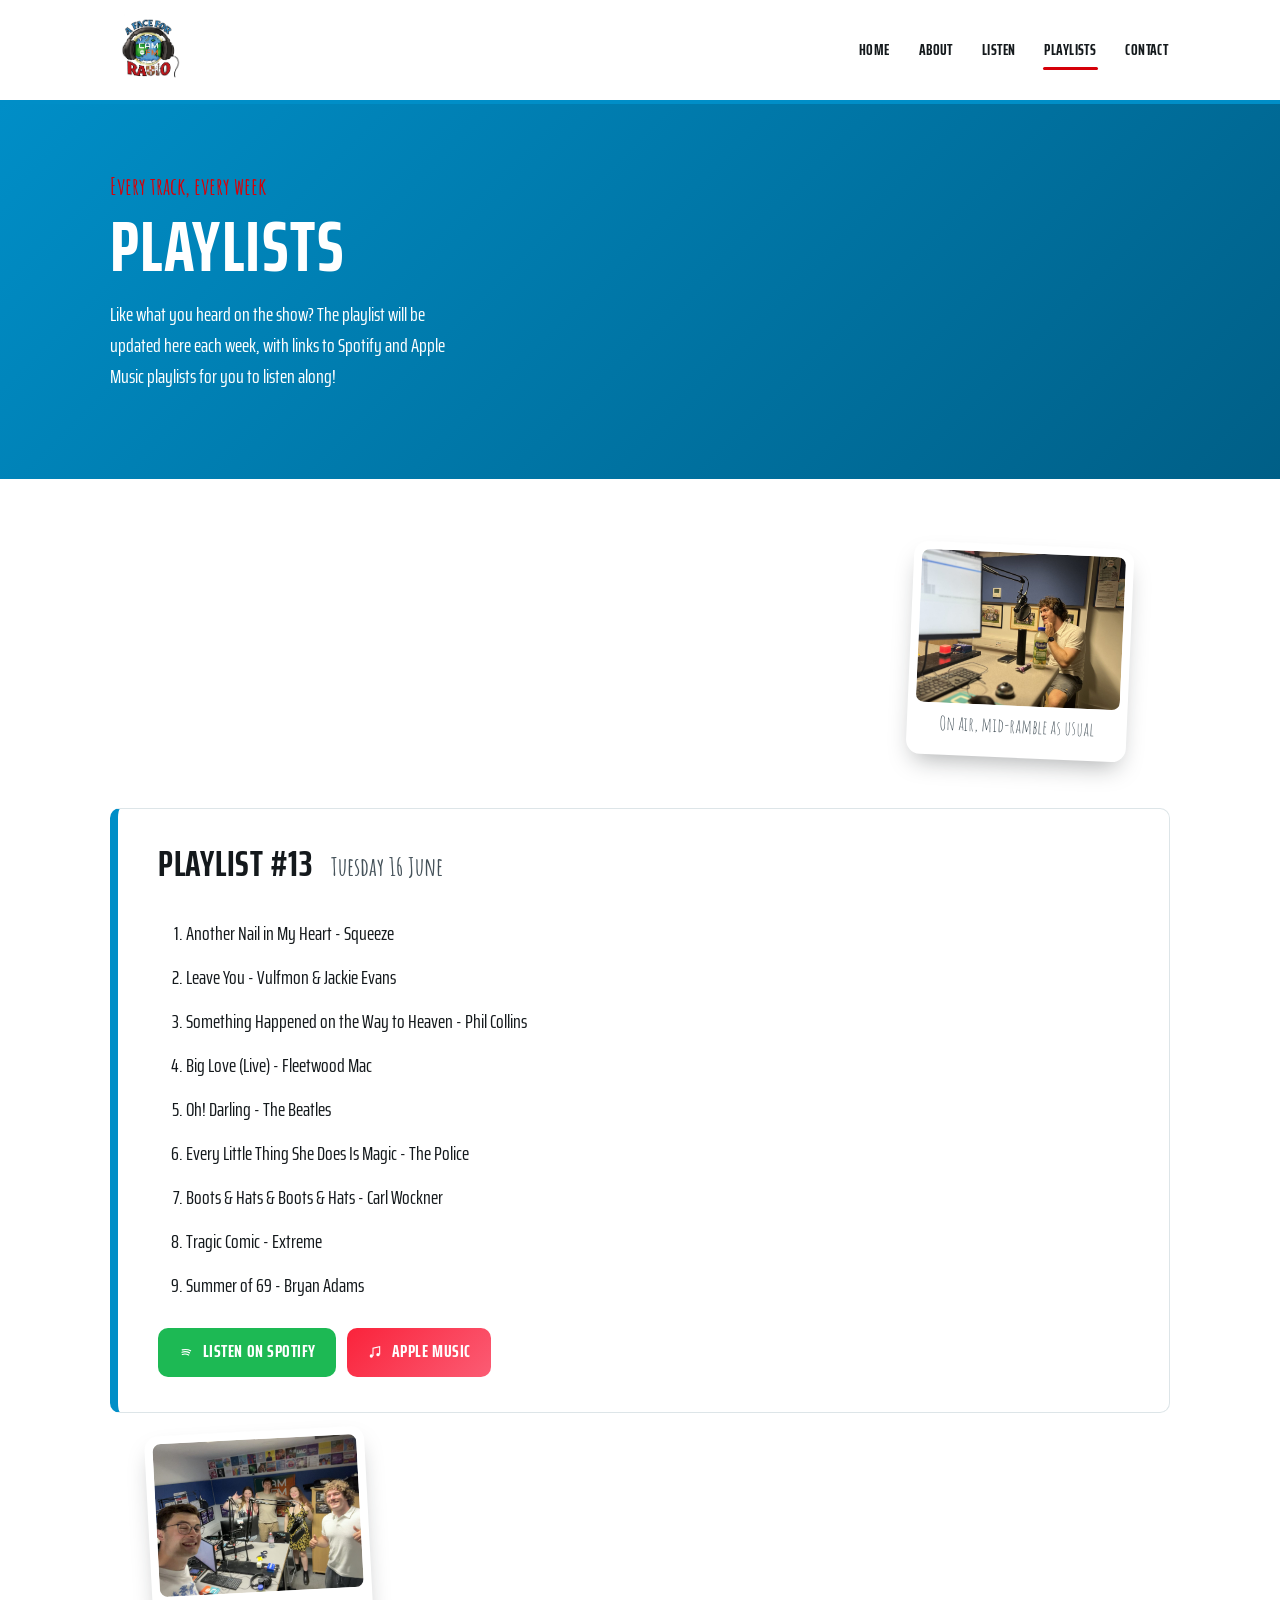
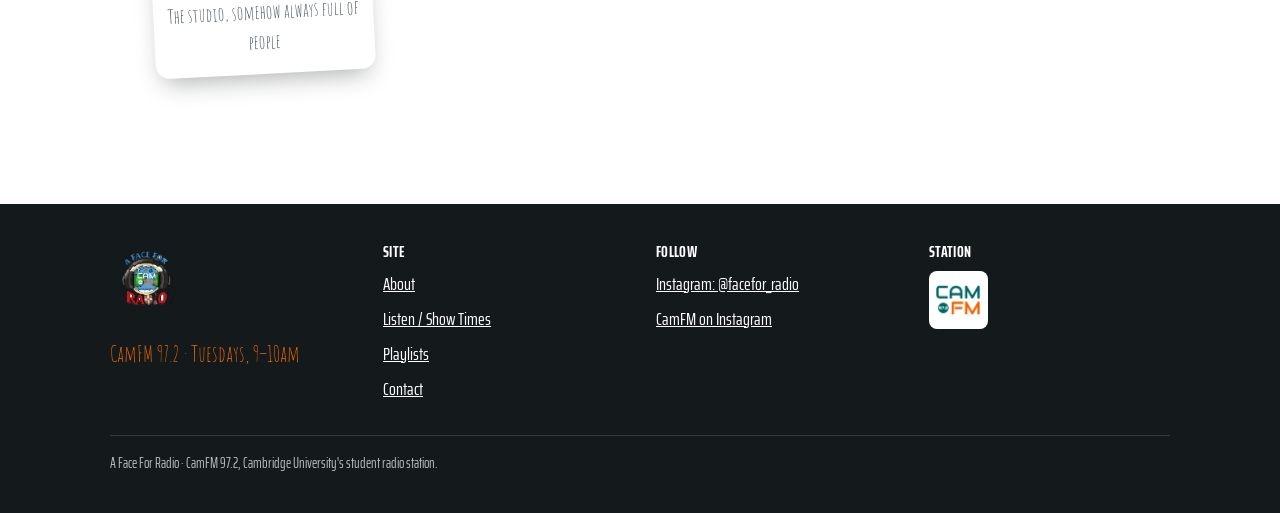
<file: playlists.html>
<!DOCTYPE html>
<html lang="en-GB">
<head>
<meta charset="UTF-8">
<meta name="viewport" content="width=device-width, initial-scale=1.0">
<title>Playlists — A Face For Radio</title>
<meta name="description" content="Like what you heard on the show? The playlist will be updated here each week, with links to Spotify and Apple Music playlists for you to listen along!">
<link rel="preconnect" href="https://fonts.googleapis.com">
<link rel="preconnect" href="https://fonts.gstatic.com" crossorigin>
<link href="https://fonts.googleapis.com/css2?family=Amatic+SC:wght@400;700&family=Saira+Extra+Condensed:wght@400;500;600;700;800&display=swap" rel="stylesheet">
<link rel="stylesheet" href="assets/css/style.css">
<link rel="icon" type="image/png" sizes="32x32" href="assets/img/favicon-32.png">
<link rel="icon" type="image/png" sizes="16x16" href="assets/img/favicon-16.png">
<link rel="apple-touch-icon" href="assets/img/apple-touch-icon.png">
</head>
<body id="top">
<a class="skip-link" href="#main">Skip to content</a>

<header class="site-header">
  <div class="container">
    <a class="brand" href="index.html">
      <img src="assets/img/logo-f4r-transparent.png" alt="A Face For Radio">
    </a>
    <button class="nav-toggle" aria-expanded="false" aria-controls="main-nav">
      <span class="visually-hidden">Menu</span>
      <span class="hamburger" aria-hidden="true"><span></span><span></span><span></span></span>
    </button>
    <nav class="main-nav" id="main-nav" aria-label="Main">
      <ul>
        <li><a href="index.html">Home</a></li>
        <li><a href="about.html">About</a></li>
        <li><a href="listen.html">Listen</a></li>
        <li><a href="playlists.html" aria-current="page">Playlists</a></li>
        <li><a href="contact.html">Contact</a></li>
      </ul>
    </nav>
  </div>
</header>

<main id="main">

  <section class="hero">
    <div class="container">
      <span class="hero-tag">Every track, every week</span>
      <h1>Playlists</h1>
      <p class="lede">Like what you heard on the show? The playlist will be updated here each week, with links to Spotify and Apple Music playlists for you to listen along!</p>
    </div>
  </section>

  <section>
    <div class="container reveal">
      <div class="playlist-photo-flank flank-right">
        <figure class="photo-frame tilt-right">
          <img src="assets/img/photos/live-camfm-onair.jpg" alt="Patrick on air in the CamFM studio, on-air light lit behind him">
          <figcaption>On air, mid-ramble as usual</figcaption>
        </figure>
      </div>

      <div data-playlist-list></div>

      <div class="playlist-photo-flank flank-left">
        <figure class="photo-frame tilt-left">
          <img src="assets/img/photos/live-camfm-crew.jpg" alt="Patrick and four other CamFM presenters posing together in the studio">
          <figcaption>The studio, somehow always full of people</figcaption>
        </figure>
      </div>
    </div>
  </section>

</main>

<footer class="site-footer">
  <div class="container">
    <div class="footer-grid">
      <div>
        <a class="footer-brand-logo" href="index.html">
          <img src="assets/img/logo-f4r-transparent.png" alt="A Face For Radio">
        </a>
        <p class="footer-tagline">CamFM 97.2 · Tuesdays, 9–10am</p>
      </div>
      <div>
        <h4>Site</h4>
        <ul>
          <li><a href="about.html">About</a></li>
          <li><a href="listen.html">Listen / Show Times</a></li>
          <li><a href="playlists.html">Playlists</a></li>
          <li><a href="contact.html">Contact</a></li>
        </ul>
      </div>
      <div>
        <h4>Follow</h4>
        <ul>
          <li><a href="https://instagram.com/facefor_radio" target="_blank" rel="noopener">Instagram: @facefor_radio</a></li>
          <li><a href="https://instagram.com/camfm972" target="_blank" rel="noopener">CamFM on Instagram</a></li>
        </ul>
      </div>
      <div>
        <h4>Station</h4>
        <a class="footer-logo" href="https://www.camfm.co.uk/" target="_blank" rel="noopener">
          <img src="assets/img/logo-camfm.png" alt="CamFM 97.2">
        </a>
      </div>
    </div>
    <div class="footer-bottom">
      <p>A Face For Radio · CamFM 97.2, Cambridge University's student radio station.</p>
    </div>
  </div>
</footer>

<a class="back-to-top" href="#top" aria-label="Back to top">↑</a>

<script src="assets/js/main.js"></script>
<script src="assets/js/playlists.js"></script>
</body>
</html>
</file>
<file: assets/css/style.css>
/* ==========================================================================
   A Face For Radio — stylesheet
   Brand colours and fonts live here as CSS variables — change them here
   and they update across the whole site.
   ========================================================================== */

:root {
  /* Brand colours */
  --colour-blue: #008EC7;
  --colour-red: #D50009;
  --colour-white: #FFFFFF;
  --colour-orange: #EE6700;

  /* Working colours (not brand-specified, chosen for contrast/readability) */
  --colour-ink: #14191c;
  --colour-ink-soft: #45525a;
  --colour-bg: #FFFFFF;
  --colour-bg-alt: #f3f7f9;
  --colour-border: #dde5e8;

  /* Fonts */
  --font-display: "Saira Extra Condensed", "Arial Narrow", sans-serif;
  --font-hand: "Amatic SC", cursive;

  --radius: 10px;
  --max-width: 1100px;
  --ease: cubic-bezier(0.4, 0, 0.2, 1);
}

/* ---- Reset-ish basics ---- */
*, *::before, *::after { box-sizing: border-box; }
@media (prefers-reduced-motion: reduce) {
  *, *::before, *::after {
    animation-duration: 0.001ms !important;
    animation-iteration-count: 1 !important;
    transition-duration: 0.001ms !important;
    scroll-behavior: auto !important;
  }
}
html { scroll-behavior: smooth; }
body {
  margin: 0;
  font-family: var(--font-display);
  font-weight: 400;
  font-size: 1.125rem;
  line-height: 1.55;
  color: var(--colour-ink);
  background: var(--colour-bg);
}
img { max-width: 100%; display: block; }
a { color: var(--colour-blue); }
h1, h2, h3, h4 {
  font-family: var(--font-display);
  font-weight: 700;
  text-transform: uppercase;
  letter-spacing: 0.02em;
  line-height: 1.05;
  margin: 0 0 0.5em;
}
h1 { font-size: clamp(2.6rem, 6vw, 4.5rem); }
h2 { font-size: clamp(1.8rem, 4vw, 2.6rem); }
h3 { font-size: clamp(1.3rem, 3vw, 1.6rem); }
p { margin: 0 0 1em; }
.container {
  max-width: var(--max-width);
  margin: 0 auto;
  padding: 0 1.25rem;
}
section { padding: 3rem 0; scroll-margin-top: 80px; }
.visually-hidden {
  position: absolute; width: 1px; height: 1px; padding: 0; margin: -1px;
  overflow: hidden; clip: rect(0,0,0,0); white-space: nowrap; border: 0;
}
.skip-link {
  position: absolute; left: -9999px; top: 0; background: var(--colour-ink);
  color: var(--colour-white); padding: 0.75em 1em; z-index: 1000;
}
.skip-link:focus { left: 0.5rem; top: 0.5rem; border-radius: var(--radius); }

/* ---- Buttons ---- */
.btn {
  display: inline-block;
  font-family: var(--font-display);
  font-weight: 700;
  text-transform: uppercase;
  letter-spacing: 0.03em;
  text-decoration: none;
  padding: 0.7em 1.4em;
  border-radius: var(--radius);
  border: 2px solid transparent;
  transition: transform 0.2s var(--ease), background 0.2s var(--ease), color 0.2s var(--ease), box-shadow 0.2s var(--ease);
}
.btn:hover, .btn:focus-visible {
  transform: translateY(-2px);
  box-shadow: 0 10px 20px -8px rgba(20, 25, 28, 0.35);
}
.btn-primary { background: var(--colour-red); color: var(--colour-white); }
.btn-primary:hover, .btn-primary:focus-visible { background: #b40007; color: var(--colour-white); }
.btn-secondary { background: var(--colour-white); color: var(--colour-blue); border-color: var(--colour-blue); }
.btn-secondary:hover, .btn-secondary:focus-visible { background: var(--colour-blue); color: var(--colour-white); }
.btn-outline { background: transparent; color: var(--colour-white); border-color: var(--colour-white); }
.btn-outline:hover, .btn-outline:focus-visible { background: var(--colour-white); color: var(--colour-blue); }
.btn-row { display: flex; flex-wrap: wrap; gap: 0.9rem; }

/* ---- Site header ---- */
.site-header {
  background: var(--colour-white);
  border-bottom: 4px solid var(--colour-blue);
  position: sticky;
  top: 0;
  z-index: 100;
  transition: box-shadow 0.3s var(--ease);
}
.site-header.is-scrolled {
  box-shadow: 0 6px 20px -8px rgba(20, 25, 28, 0.25);
}
.site-header .container {
  display: flex;
  align-items: center;
  justify-content: space-between;
  padding-top: 0.75rem;
  padding-bottom: 0.75rem;
}
.brand {
  display: flex;
  align-items: center;
  gap: 0.6rem;
  text-decoration: none;
  color: var(--colour-ink);
}
.brand img { height: 76px; width: auto; }
.brand-wordmark {
  font-family: var(--font-hand);
  font-weight: 700;
  font-size: 1.9rem;
  line-height: 1;
  color: var(--colour-red);
}
.nav-toggle {
  display: none;
  background: none;
  border: 2px solid var(--colour-ink);
  border-radius: 6px;
  padding: 0.5em 0.7em;
  cursor: pointer;
}
.hamburger {
  display: block;
  width: 22px;
  height: 16px;
  position: relative;
}
.hamburger span {
  position: absolute;
  left: 0;
  width: 100%;
  height: 2px;
  background: var(--colour-ink);
  border-radius: 2px;
  transition: transform 0.25s var(--ease), opacity 0.25s var(--ease), top 0.25s var(--ease);
}
.hamburger span:nth-child(1) { top: 0; }
.hamburger span:nth-child(2) { top: 7px; }
.hamburger span:nth-child(3) { top: 14px; }
.nav-toggle.is-open .hamburger span:nth-child(1) { top: 7px; transform: rotate(45deg); }
.nav-toggle.is-open .hamburger span:nth-child(2) { opacity: 0; }
.nav-toggle.is-open .hamburger span:nth-child(3) { top: 7px; transform: rotate(-45deg); }
.main-nav ul {
  list-style: none;
  display: flex;
  gap: 1.6rem;
  margin: 0;
  padding: 0;
}
.main-nav a {
  position: relative;
  color: var(--colour-ink);
  text-decoration: none;
  font-weight: 700;
  text-transform: uppercase;
  letter-spacing: 0.03em;
  font-size: 0.98rem;
  padding: 0.3em 0.1em;
}
.main-nav a::after {
  content: "";
  position: absolute;
  left: 0;
  bottom: -3px;
  height: 3px;
  width: 0;
  background: var(--colour-red);
  border-radius: 2px;
  transition: width 0.25s var(--ease);
}
.main-nav a:hover::after, .main-nav a:focus-visible::after, .main-nav a[aria-current="page"]::after {
  width: 100%;
}

@media (max-width: 720px) {
  .brand img { height: 56px; }
  .nav-toggle { display: inline-block; }
  .main-nav {
    display: none;
    position: absolute;
    left: 0; right: 0; top: 100%;
    background: var(--colour-white);
    border-bottom: 4px solid var(--colour-blue);
  }
  .main-nav.is-open { display: block; }
  .main-nav ul { flex-direction: column; gap: 0; padding: 0.5rem 1.25rem 1rem; }
  .main-nav a { display: block; padding: 0.6em 0; }
  .notice-item.has-image { flex-wrap: wrap; }
  .notice-item-photo { flex-basis: 100%; width: 100%; height: 180px; }
}

/* ---- Hero ---- */
.hero {
  background: linear-gradient(135deg, var(--colour-blue), #005f87);
  color: var(--colour-white);
  padding: 4rem 0;
}
.hero-logo {
  text-align: center;
  margin-bottom: 1.5rem;
}
.hero-logo img {
  display: inline-block;
  width: 140px;
  height: auto;
  filter: drop-shadow(0 12px 20px rgba(0, 0, 0, 0.35));
}
@media (min-width: 800px) {
  .hero-inner {
    display: flex;
    align-items: center;
    gap: 3rem;
  }
  .hero-text { flex: 1 1 380px; order: 1; }
  .hero-logo {
    flex: 0 0 200px;
    margin-bottom: 0;
    order: 2;
  }
  .hero-logo img { width: 200px; }
}
.hero-tag {
  font-family: var(--font-hand);
  font-weight: 700;
  font-size: 1.5rem;
  color: var(--colour-red);
  display: block;
  margin-bottom: 0.25rem;
}
.hero h1 { color: var(--colour-white); margin-bottom: 0.2em; }
.hero .lede { font-size: 1.25rem; max-width: 46ch; margin-bottom: 1.4rem; }
.hero .slot-pill {
  display: inline-flex;
  align-items: center;
  gap: 0.5em;
  background: rgba(255,255,255,0.15);
  border: 1px solid rgba(255,255,255,0.5);
  border-radius: 999px;
  padding: 0.4em 1em;
  font-weight: 700;
  text-transform: uppercase;
  letter-spacing: 0.03em;
  font-size: 0.95rem;
  margin-bottom: 1.5rem;
  animation: pill-pulse 2.8s ease-in-out infinite;
}
@keyframes pill-pulse {
  0%, 100% { box-shadow: 0 0 0 0 rgba(255, 255, 255, 0.3); }
  50% { box-shadow: 0 0 0 7px rgba(255, 255, 255, 0); }
}

/* ---- Notice banner (Listen page "not on this week") ---- */
.notice-banner {
  background: var(--colour-orange);
  color: var(--colour-white);
  font-weight: 700;
  text-align: center;
  padding: 0.75em 1em;
  display: none;
}
.notice-banner.is-active { display: block; }

/* ---- Segment cards ---- */
.segments-grid {
  display: grid;
  grid-template-columns: repeat(auto-fit, minmax(230px, 1fr));
  gap: 1.5rem;
  margin-top: 2rem;
}
.segment-card {
  background: var(--colour-bg-alt);
  border-left: 6px solid var(--colour-red);
  border-radius: var(--radius);
  padding: 1.4rem 1.5rem;
  transition: transform 0.3s var(--ease), box-shadow 0.3s var(--ease);
}
.segment-card:hover {
  transform: translateY(-6px);
  box-shadow: 0 16px 30px -14px rgba(20, 25, 28, 0.35);
}
.segment-card:nth-child(2) { border-left-color: var(--colour-blue); }
.segment-card:nth-child(3) { border-left-color: var(--colour-orange); }
.segment-card:nth-child(4) { border-left-color: var(--colour-red); }
.segment-card h3 { margin-bottom: 0.4em; color: var(--colour-ink); }
.segment-card .segment-tag {
  font-family: var(--font-hand);
  color: var(--colour-orange);
  font-size: 1.25rem;
  display: block;
  margin-bottom: 0.2em;
}

/* ---- Generic section variants ---- */
.section-alt { background: var(--colour-bg-alt); }
.section-dark {
  background: var(--colour-ink);
  color: var(--colour-white);
}
.section-dark h2 { color: var(--colour-white); }

/* ---- News list ---- */
.news-list { list-style: none; margin: 2rem 0 0; padding: 0; }
.news-item {
  border-bottom: 1px solid var(--colour-border);
  padding: 1.6rem 1rem;
  margin: 0 -1rem;
  border-radius: 8px;
  transition: background-color 0.25s var(--ease), transform 0.25s var(--ease);
}
.news-item:first-child { padding-top: 0.4rem; }
.news-item:hover {
  background-color: var(--colour-bg-alt);
  transform: translateX(4px);
}
.news-date {
  font-family: var(--font-hand);
  color: var(--colour-red);
  font-size: 1.3rem;
  display: block;
  margin-bottom: 0.1em;
}
.news-item h3 { margin-bottom: 0.3em; }
.news-empty, .news-error {
  padding: 2rem;
  text-align: center;
  color: var(--colour-ink-soft);
}

/* ---- Notices ---- */
.notice-list { list-style: none; margin: 2rem 0 0; padding: 0; }
.notice-item {
  display: flex;
  gap: 1.5rem;
  align-items: flex-start;
  border-bottom: 1px solid var(--colour-border);
  padding: 1.6rem 1rem;
  margin: 0 -1rem;
  border-radius: 8px;
  transition: background-color 0.25s var(--ease), transform 0.25s var(--ease);
}
.notice-item:first-child { padding-top: 0.4rem; }
.notice-item:hover {
  background-color: var(--colour-white);
  transform: translateX(4px);
}
.notice-item-photo {
  flex: 0 0 130px;
  width: 130px;
  height: 130px;
  border-radius: var(--radius);
  overflow: hidden;
}
.notice-item-photo img {
  display: block;
  width: 100%;
  height: 100%;
  object-fit: cover;
  transition: transform 0.3s var(--ease);
}
.notice-photo-btn {
  display: block;
  position: relative;
  width: 100%;
  height: 100%;
  padding: 0;
  border: 0;
  background: none;
  cursor: zoom-in;
}
.notice-photo-btn:hover img, .notice-photo-btn:focus-visible img {
  transform: scale(1.08);
}
.notice-photo-btn:focus-visible { outline: 2px solid var(--colour-blue); outline-offset: 2px; }
.notice-photo-zoom {
  position: absolute;
  bottom: 6px;
  right: 6px;
  width: 26px;
  height: 26px;
  border-radius: 50%;
  background: rgba(20, 25, 28, 0.65);
  display: flex;
  align-items: center;
  justify-content: center;
  box-shadow: 0 2px 6px rgba(0, 0, 0, 0.35);
  transition: transform 0.25s var(--ease), background-color 0.25s var(--ease);
}
.notice-photo-zoom svg { width: 14px; height: 14px; }
.notice-photo-btn:hover .notice-photo-zoom, .notice-photo-btn:focus-visible .notice-photo-zoom {
  background-color: var(--colour-blue);
  transform: scale(1.15);
}
.notice-item-text { flex: 1 1 auto; min-width: 0; }
.notice-item-text h3 { margin-bottom: 0.3em; }

/* ---- Lightbox (click-to-expand notice photos) ---- */
.lightbox {
  display: none;
  position: fixed;
  inset: 0;
  z-index: 1000;
  align-items: center;
  justify-content: center;
  background: rgba(20, 25, 28, 0.85);
  padding: 2rem;
}
.lightbox.is-open { display: flex; }
.lightbox-figure { margin: 0; max-width: 90vw; text-align: center; }
.lightbox-img {
  display: block;
  max-width: 90vw;
  max-height: 80vh;
  width: auto;
  height: auto;
  margin: 0 auto;
  border-radius: 8px;
  box-shadow: 0 20px 50px -10px rgba(0, 0, 0, 0.6);
}
.lightbox-caption {
  color: var(--colour-white);
  font-family: var(--font-hand);
  font-size: 1.3rem;
  margin-top: 1rem;
}
.lightbox-close {
  position: absolute;
  top: 1.5rem;
  right: 1.5rem;
  width: 44px;
  height: 44px;
  border-radius: 50%;
  border: none;
  background: rgba(255, 255, 255, 0.15);
  color: var(--colour-white);
  font-size: 1.8rem;
  line-height: 1;
  cursor: pointer;
  transition: background 0.2s var(--ease);
}
.lightbox-close:hover, .lightbox-close:focus-visible { background: rgba(255, 255, 255, 0.3); }

/* ---- Cards / teasers ---- */
.card-row {
  display: grid;
  grid-template-columns: repeat(auto-fit, minmax(240px, 1fr));
  gap: 1.5rem;
  margin-top: 1.5rem;
}
.teaser-card {
  border: 1px solid var(--colour-border);
  border-radius: var(--radius);
  padding: 1.3rem 1.4rem;
  background: var(--colour-white);
  transition: transform 0.3s var(--ease), box-shadow 0.3s var(--ease), border-color 0.3s var(--ease);
}
.teaser-card:hover {
  transform: translateY(-6px);
  border-color: var(--colour-blue);
  box-shadow: 0 16px 30px -14px rgba(20, 25, 28, 0.2);
}

/* ---- Socials ---- */
.socials-row {
  display: flex;
  flex-wrap: wrap;
  gap: 0.9rem;
  margin-top: 1.5rem;
}
.social-link {
  display: inline-flex;
  align-items: center;
  gap: 0.5em;
  background: var(--colour-white);
  color: var(--colour-ink);
  border: 2px solid var(--colour-border);
  border-radius: 999px;
  padding: 0.55em 1.2em;
  text-decoration: none;
  font-weight: 700;
  transition: border-color 0.25s var(--ease), color 0.25s var(--ease), transform 0.25s var(--ease), box-shadow 0.25s var(--ease);
}
.social-link:hover, .social-link:focus-visible {
  border-color: var(--colour-blue);
  color: var(--colour-blue);
  transform: translateY(-3px);
  box-shadow: 0 10px 20px -12px rgba(20, 25, 28, 0.35);
}
.social-icon {
  width: 24px;
  height: 24px;
  border-radius: 7px;
  display: inline-flex;
  align-items: center;
  justify-content: center;
  flex-shrink: 0;
}
.social-icon svg { width: 14px; height: 14px; display: block; }
.social-icon-instagram { background: linear-gradient(135deg, #f58529, #dd2a7b, #8134af, #515bd4); }
.social-icon-bluesky { background: #0085ff; }
.social-icon-musicboard { background: var(--colour-orange); }
.social-icon-linkedin { background: #0a66c2; }

/* ---- Playlists ---- */
.playlist-grid {
  display: grid;
  gap: 2rem;
  margin-top: 0.5rem;
}
.playlist-card {
  background: var(--colour-white);
  border: 1px solid var(--colour-border);
  border-left: 8px solid var(--colour-blue);
  border-radius: var(--radius);
  padding: 2.2rem 2.5rem;
  scroll-margin-top: 100px;
  transition: transform 0.3s var(--ease), box-shadow 0.3s var(--ease);
}
.playlist-card:hover {
  transform: translateY(-4px);
  box-shadow: 0 16px 30px -14px rgba(20, 25, 28, 0.2);
}
.playlist-grid .playlist-card:nth-child(3n+2) { border-left-color: var(--colour-red); }
.playlist-grid .playlist-card:nth-child(3n+3) { border-left-color: var(--colour-orange); }
.playlist-title {
  display: flex;
  align-items: baseline;
  flex-wrap: wrap;
  gap: 0.5em;
  margin-bottom: 0.9em;
  font-size: clamp(1.7rem, 4vw, 2.3rem);
}
.playlist-date {
  font-family: var(--font-hand);
  font-size: 1.6rem;
  text-transform: none;
  letter-spacing: normal;
  color: var(--colour-ink-soft);
}
.playlist-tracks {
  margin: 0 0 1.3em;
  padding-left: 1.4em;
  font-size: 1.25rem;
  line-height: 1.7;
}
.playlist-tracks li { margin-bottom: 0.5em; }
.playlist-more {
  color: var(--colour-ink-soft);
  font-style: italic;
  font-size: 1.15rem;
  margin-bottom: 1em;
}
.playlist-links, .playlist-actions {
  display: flex;
  flex-wrap: wrap;
  gap: 0.7rem;
  align-items: center;
}
.btn-stream {
  display: inline-flex;
  align-items: center;
  gap: 0.5em;
  font-family: var(--font-display);
  font-weight: 700;
  text-transform: uppercase;
  letter-spacing: 0.03em;
  text-decoration: none;
  color: var(--colour-white);
  padding: 0.6em 1.1em;
  border-radius: var(--radius);
  transition: transform 0.2s var(--ease), box-shadow 0.2s var(--ease);
}
.btn-stream:hover, .btn-stream:focus-visible {
  transform: translateY(-2px);
  box-shadow: 0 10px 20px -8px rgba(20, 25, 28, 0.35);
}
.btn-stream-spotify { background: #1DB954; }
.btn-stream-apple { background: linear-gradient(135deg, #fa233b, #fb5c74); }
.btn-stream-icon { width: 16px; height: 16px; flex-shrink: 0; }
.playlist-card-teaser { max-width: 560px; }
.playlist-photo-flank { width: 300px; max-width: 100%; margin-bottom: 2rem; }
.playlist-photo-flank.flank-right { margin-left: auto; }
.playlist-photo-flank.flank-left { margin-right: auto; }

/* ---- Footer ---- */
.site-footer {
  background: var(--colour-ink);
  color: var(--colour-white);
  padding: 2.5rem 0 1.5rem;
  margin-top: 2rem;
}
.site-footer a { color: var(--colour-white); }
.site-footer .footer-grid {
  display: grid;
  grid-template-columns: repeat(auto-fit, minmax(200px, 1fr));
  gap: 2rem;
  margin-bottom: 1.5rem;
}
.footer-logo {
  display: inline-block;
  background: var(--colour-white);
  padding: 0.4rem;
  border-radius: 8px;
  line-height: 0;
  transition: transform 0.25s var(--ease);
}
.footer-logo:hover { transform: scale(1.06); }
.footer-logo img { height: 46px; width: auto; }
.footer-brand-logo { display: inline-block; transition: transform 0.25s var(--ease); }
.footer-brand-logo:hover { transform: scale(1.05); }
.footer-brand-logo img { height: 72px; width: auto; }
.footer-tagline {
  font-family: var(--font-hand);
  font-size: 1.4rem;
  color: var(--colour-orange);
  margin: 0.7rem 0 0;
}
.site-footer h4 {
  color: var(--colour-white);
  font-size: 1rem;
  margin-bottom: 0.6em;
}
.site-footer ul { list-style: none; margin: 0; padding: 0; }
.site-footer li { margin-bottom: 0.4em; }
.footer-bottom {
  border-top: 1px solid rgba(255,255,255,0.15);
  padding-top: 1rem;
  font-size: 0.9rem;
  color: rgba(255,255,255,0.7);
}

/* ---- Live photos ---- */
.photo-frame {
  display: inline-block;
  background: var(--colour-white);
  padding: 0.5rem 0.5rem 1.1rem;
  border-radius: 14px;
  box-shadow: 0 12px 24px -8px rgba(20, 25, 28, 0.35);
  max-width: 100%;
  transition: transform 0.3s var(--ease), box-shadow 0.3s var(--ease);
}
.photo-frame img {
  display: block;
  border-radius: 8px;
  width: 100%;
  height: auto;
}
.photo-frame figcaption {
  font-family: var(--font-hand);
  font-size: 1.2rem;
  color: var(--colour-ink-soft);
  text-align: center;
  padding-top: 0.3rem;
}
.tilt-left { transform: rotate(-3deg); }
.tilt-right { transform: rotate(2.5deg); }
.photo-frame:hover {
  transform: rotate(0deg) scale(1.03);
  box-shadow: 0 20px 34px -10px rgba(20, 25, 28, 0.4);
}

.split-with-photo {
  display: flex;
  flex-wrap: wrap;
  align-items: center;
  gap: 2.5rem;
}
.split-with-photo .split-text { flex: 1 1 320px; }
.split-with-photo .split-photo { flex: 0 1 300px; text-align: center; }
.split-with-photo .split-photo.split-photo-sm { flex-basis: 220px; }
.split-with-photo .split-photo-sm .photo-frame { max-width: 200px; margin: 0 auto; }

/* Three-column variant: phone/heading — free text — photo */
.now-playing-row.split-with-photo .split-text { flex: 0 1 300px; }
.now-playing-row .split-mid-text { flex: 1 1 240px; }
.now-playing-row { margin-top: 1rem; }

/* ---- Now playing phone widget ---- */
.heading-icon {
  display: flex;
  align-items: center;
  gap: 0.6rem;
  flex-wrap: wrap;
}
.now-playing-eq {
  display: inline-flex;
  align-items: flex-end;
  gap: 3px;
  height: 1.3rem;
}
.now-playing-eq span {
  display: block;
  width: 4px;
  background: var(--colour-red);
  border-radius: 2px;
  animation: eq-bounce 1s ease-in-out infinite;
}
.now-playing-eq span:nth-child(1) { height: 40%; animation-delay: -0.9s; }
.now-playing-eq span:nth-child(2) { height: 100%; animation-delay: -0.5s; }
.now-playing-eq span:nth-child(3) { height: 65%; animation-delay: -0.2s; }
@keyframes eq-bounce {
  0%, 100% { transform: scaleY(0.35); }
  50% { transform: scaleY(1); }
}
@media (prefers-reduced-motion: reduce) {
  .now-playing-eq span { animation: none; }
}

/* ---- Other heading icons (same idea as the equaliser, themed per section) ---- */
.icon-vinyl {
  display: inline-block;
  width: 1.1rem;
  height: 1.1rem;
  border-radius: 50%;
  background: radial-gradient(circle at center, var(--colour-red) 0 28%, var(--colour-ink) 28% 100%);
  position: relative;
  animation: icon-spin 2.6s linear infinite;
}
.icon-vinyl::after {
  content: "";
  position: absolute;
  top: 12%;
  left: 50%;
  width: 3px;
  height: 3px;
  background: rgba(255, 255, 255, 0.7);
  border-radius: 50%;
  transform: translateX(-50%);
}
@keyframes icon-spin {
  to { transform: rotate(360deg); }
}

.icon-ping-red, .icon-ping-orange, .icon-ping-blue {
  display: inline-block;
  width: 0.7rem;
  height: 0.7rem;
  border-radius: 50%;
}
.icon-ping-red { background: var(--colour-red); animation: icon-ping-red 1.8s ease-out infinite; }
.icon-ping-orange { background: var(--colour-orange); animation: icon-ping-orange 1.3s ease-out infinite; }
.icon-ping-blue { background: var(--colour-blue); animation: icon-ping-blue 1.8s ease-out infinite; }
@keyframes icon-ping-red {
  0% { box-shadow: 0 0 0 0 rgba(213, 0, 9, 0.5); }
  70%, 100% { box-shadow: 0 0 0 9px rgba(213, 0, 9, 0); }
}
@keyframes icon-ping-orange {
  0% { box-shadow: 0 0 0 0 rgba(238, 103, 0, 0.55); }
  70%, 100% { box-shadow: 0 0 0 9px rgba(238, 103, 0, 0); }
}
@keyframes icon-ping-blue {
  0% { box-shadow: 0 0 0 0 rgba(0, 142, 199, 0.5); }
  70%, 100% { box-shadow: 0 0 0 9px rgba(0, 142, 199, 0); }
}

.icon-wave {
  display: inline-block;
  font-size: 1.1rem;
  line-height: 1;
  transform-origin: 70% 70%;
  animation: icon-wave-wiggle 2.4s ease-in-out infinite;
}
@keyframes icon-wave-wiggle {
  0%, 100% { transform: rotate(0deg); }
  20% { transform: rotate(16deg); }
  40% { transform: rotate(-8deg); }
  60% { transform: rotate(16deg); }
  80% { transform: rotate(0deg); }
}

.icon-camera {
  display: inline-block;
  font-size: 1.1rem;
  line-height: 1;
  animation: icon-shutter 3.6s ease-in-out infinite;
}
@keyframes icon-shutter {
  0%, 90%, 100% { transform: scale(1); filter: brightness(1); }
  93% { transform: scale(0.82); filter: brightness(1.7); }
  96% { transform: scale(1); filter: brightness(1); }
}

.icon-signal {
  position: relative;
  display: inline-block;
  width: 0.65rem;
  height: 0.65rem;
  background: var(--colour-blue);
  border-radius: 50%;
}
.icon-signal::before, .icon-signal::after {
  content: "";
  position: absolute;
  inset: 0;
  border-radius: 50%;
  border: 2px solid var(--colour-blue);
  animation: icon-signal-wave 2s ease-out infinite;
  opacity: 0;
}
.icon-signal::after { animation-delay: 0.7s; }
@keyframes icon-signal-wave {
  0% { transform: scale(1); opacity: 0.6; }
  100% { transform: scale(2.6); opacity: 0; }
}

.phone-mockup {
  width: 220px;
  max-width: 100%;
  margin: 1.5rem 0 0;
}
.phone-frame {
  background: #0e0e10;
  border-radius: 34px;
  padding: 12px 9px;
  box-shadow: 0 20px 40px -14px rgba(0, 0, 0, 0.5);
  transition: transform 0.25s ease, box-shadow 0.25s ease;
}
.phone-mockup:hover .phone-frame {
  transform: translateY(-4px);
  box-shadow: 0 28px 48px -14px rgba(0, 0, 0, 0.55);
}
.phone-notch {
  width: 60px;
  height: 16px;
  background: #0e0e10;
  border: 2px solid #2c2c2e;
  border-radius: 10px;
  margin: 0 auto 8px;
}
.phone-screen {
  background: linear-gradient(165deg, #2c2c2e, #1a1a1c);
  border-radius: 22px;
  padding: 1.1rem 1rem 0.9rem;
  color: var(--colour-white);
}
.np-art {
  width: 100%;
  aspect-ratio: 1 / 1;
  border-radius: 10px;
  overflow: hidden;
  box-shadow: 0 10px 18px rgba(0, 0, 0, 0.45);
}
.np-art img { width: 100%; height: 100%; object-fit: cover; }
.np-song {
  font-family: var(--font-display);
  font-weight: 700;
  font-size: 1.1rem;
  text-transform: uppercase;
  letter-spacing: 0.02em;
  margin: 0.8rem 0 0.15rem;
  white-space: nowrap;
  overflow: hidden;
  text-overflow: ellipsis;
}
.np-artist {
  font-family: var(--font-hand);
  font-weight: 700;
  font-size: 1.2rem;
  color: rgba(255, 255, 255, 0.7);
  white-space: nowrap;
  overflow: hidden;
  text-overflow: ellipsis;
}
.np-progress {
  position: relative;
  height: 4px;
  background: rgba(255, 255, 255, 0.25);
  border-radius: 999px;
  margin: 1.1rem 0 0.35rem;
}
.np-progress-fill {
  position: absolute;
  left: 0; top: 0; bottom: 0;
  width: 3%;
  background: var(--colour-blue);
  border-radius: 999px;
}
.np-progress-thumb {
  position: absolute;
  left: 3%; top: 50%;
  width: 10px; height: 10px;
  background: var(--colour-white);
  border-radius: 50%;
  transform: translate(-50%, -50%);
  box-shadow: 0 1px 3px rgba(0, 0, 0, 0.5);
}
.np-times {
  display: flex;
  justify-content: space-between;
  font-size: 0.7rem;
  color: rgba(255, 255, 255, 0.5);
}
.np-controls {
  display: flex;
  align-items: center;
  justify-content: space-between;
  margin: 0.9rem 1rem 1.1rem;
  font-size: 1.5rem;
  line-height: 1;
}
.np-controls .np-play { font-size: 2rem; }
.np-skip-icon {
  width: 1.3rem;
  height: 1.3rem;
  fill: var(--colour-white);
  display: block;
}
.np-volume {
  display: flex;
  align-items: center;
  gap: 0.6rem;
  font-size: 0.75rem;
  margin-bottom: 0.2rem;
}
.np-volume-track {
  flex: 1;
  height: 3px;
  background: rgba(255, 255, 255, 0.25);
  border-radius: 999px;
}
.np-volume-fill {
  width: 35%;
  height: 100%;
  background: rgba(255, 255, 255, 0.7);
  border-radius: 999px;
}
.phone-home-indicator {
  width: 90px;
  height: 4px;
  background: rgba(255, 255, 255, 0.35);
  border-radius: 999px;
  margin: 0.8rem auto 0.1rem;
}

/* ---- Scroll reveal ---- */
.reveal {
  opacity: 0;
  transform: translateY(28px);
  transition: opacity 0.7s var(--ease), transform 0.7s var(--ease);
}
.reveal.is-visible {
  opacity: 1;
  transform: none;
}

/* ---- Back to top ---- */
.back-to-top {
  position: fixed;
  right: 1.25rem;
  bottom: 1.25rem;
  width: 46px;
  height: 46px;
  display: flex;
  align-items: center;
  justify-content: center;
  background: var(--colour-red);
  color: var(--colour-white);
  border-radius: 50%;
  font-size: 1.3rem;
  line-height: 1;
  text-decoration: none;
  box-shadow: 0 10px 24px -8px rgba(0, 0, 0, 0.4);
  opacity: 0;
  visibility: hidden;
  transform: translateY(14px);
  transition: opacity 0.25s var(--ease), transform 0.25s var(--ease), visibility 0.25s, background 0.2s ease;
  z-index: 90;
}
.back-to-top.is-visible {
  opacity: 1;
  visibility: visible;
  transform: translateY(0);
}
.back-to-top:hover, .back-to-top:focus-visible {
  background: #b40007;
  transform: translateY(-3px);
}

/* ---- Utility ---- */
.mt-0 { margin-top: 0; }
.text-center { text-align: center; }
</file>
